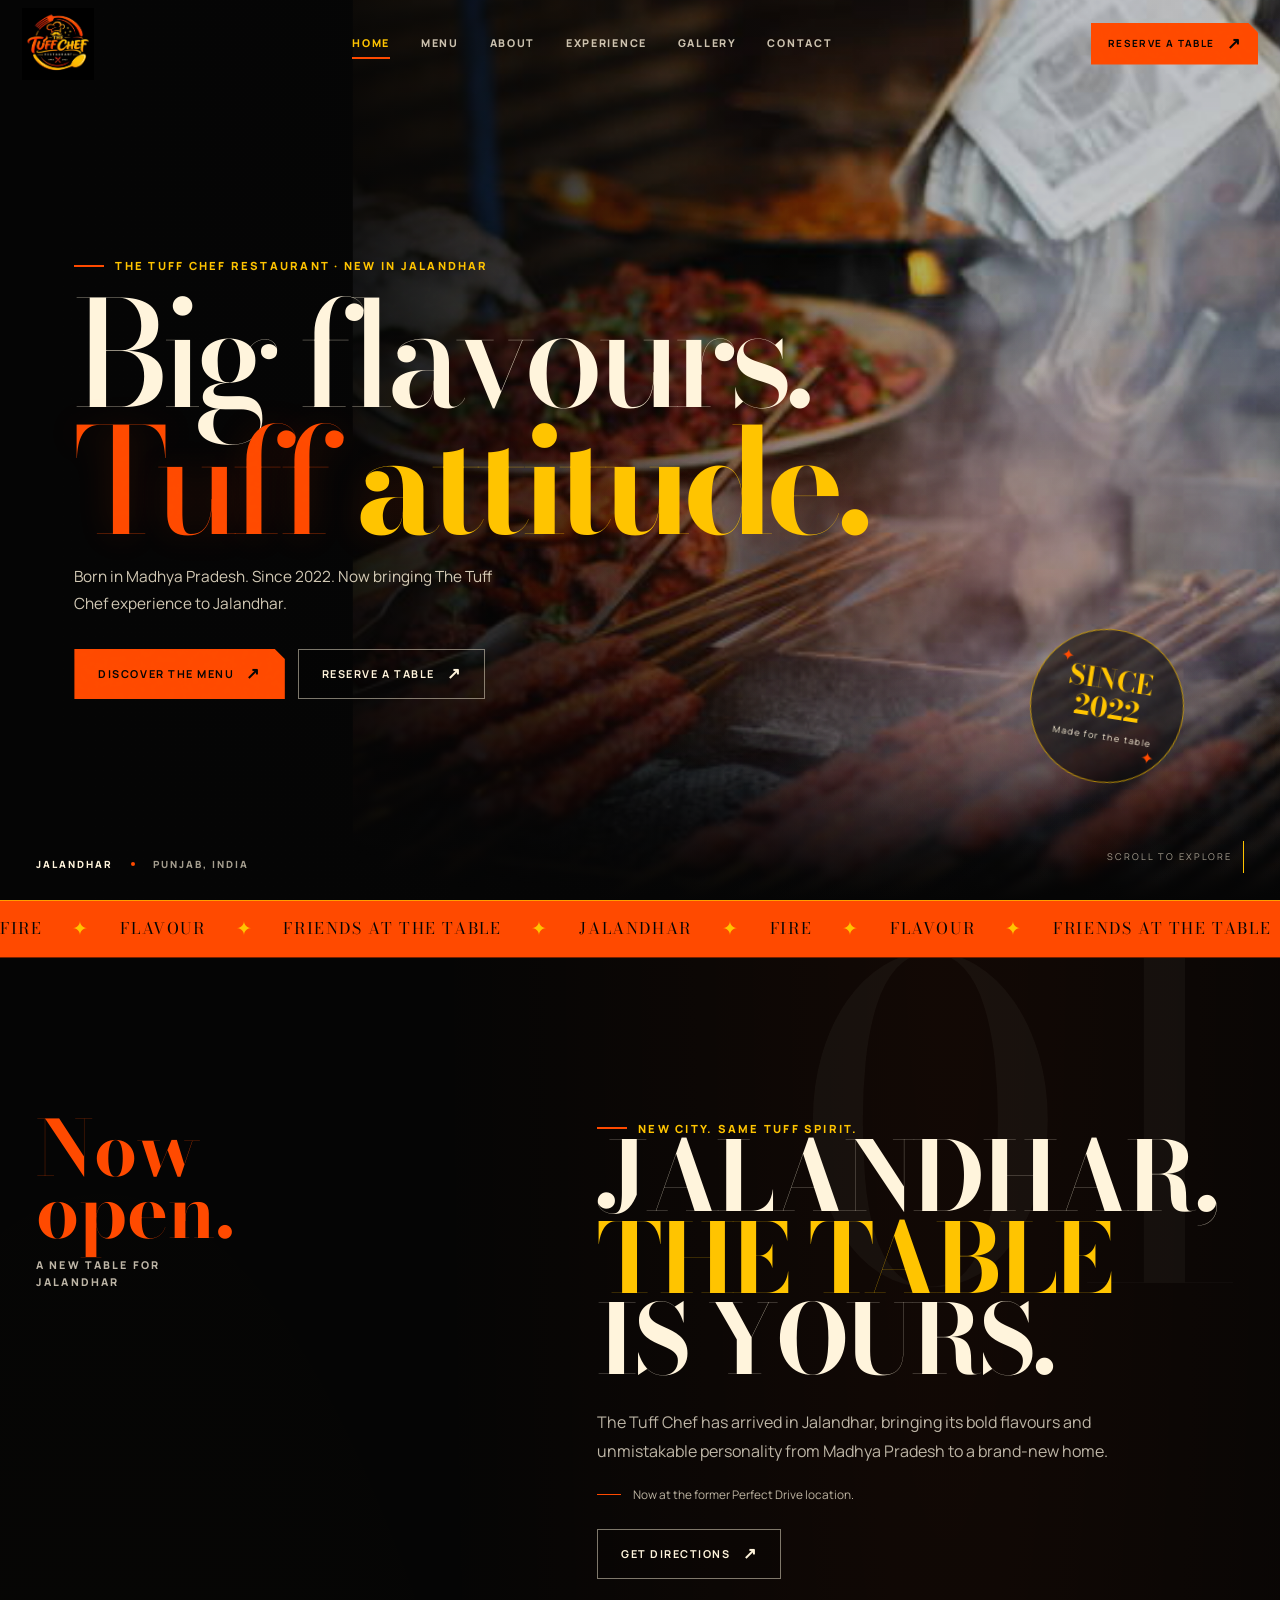
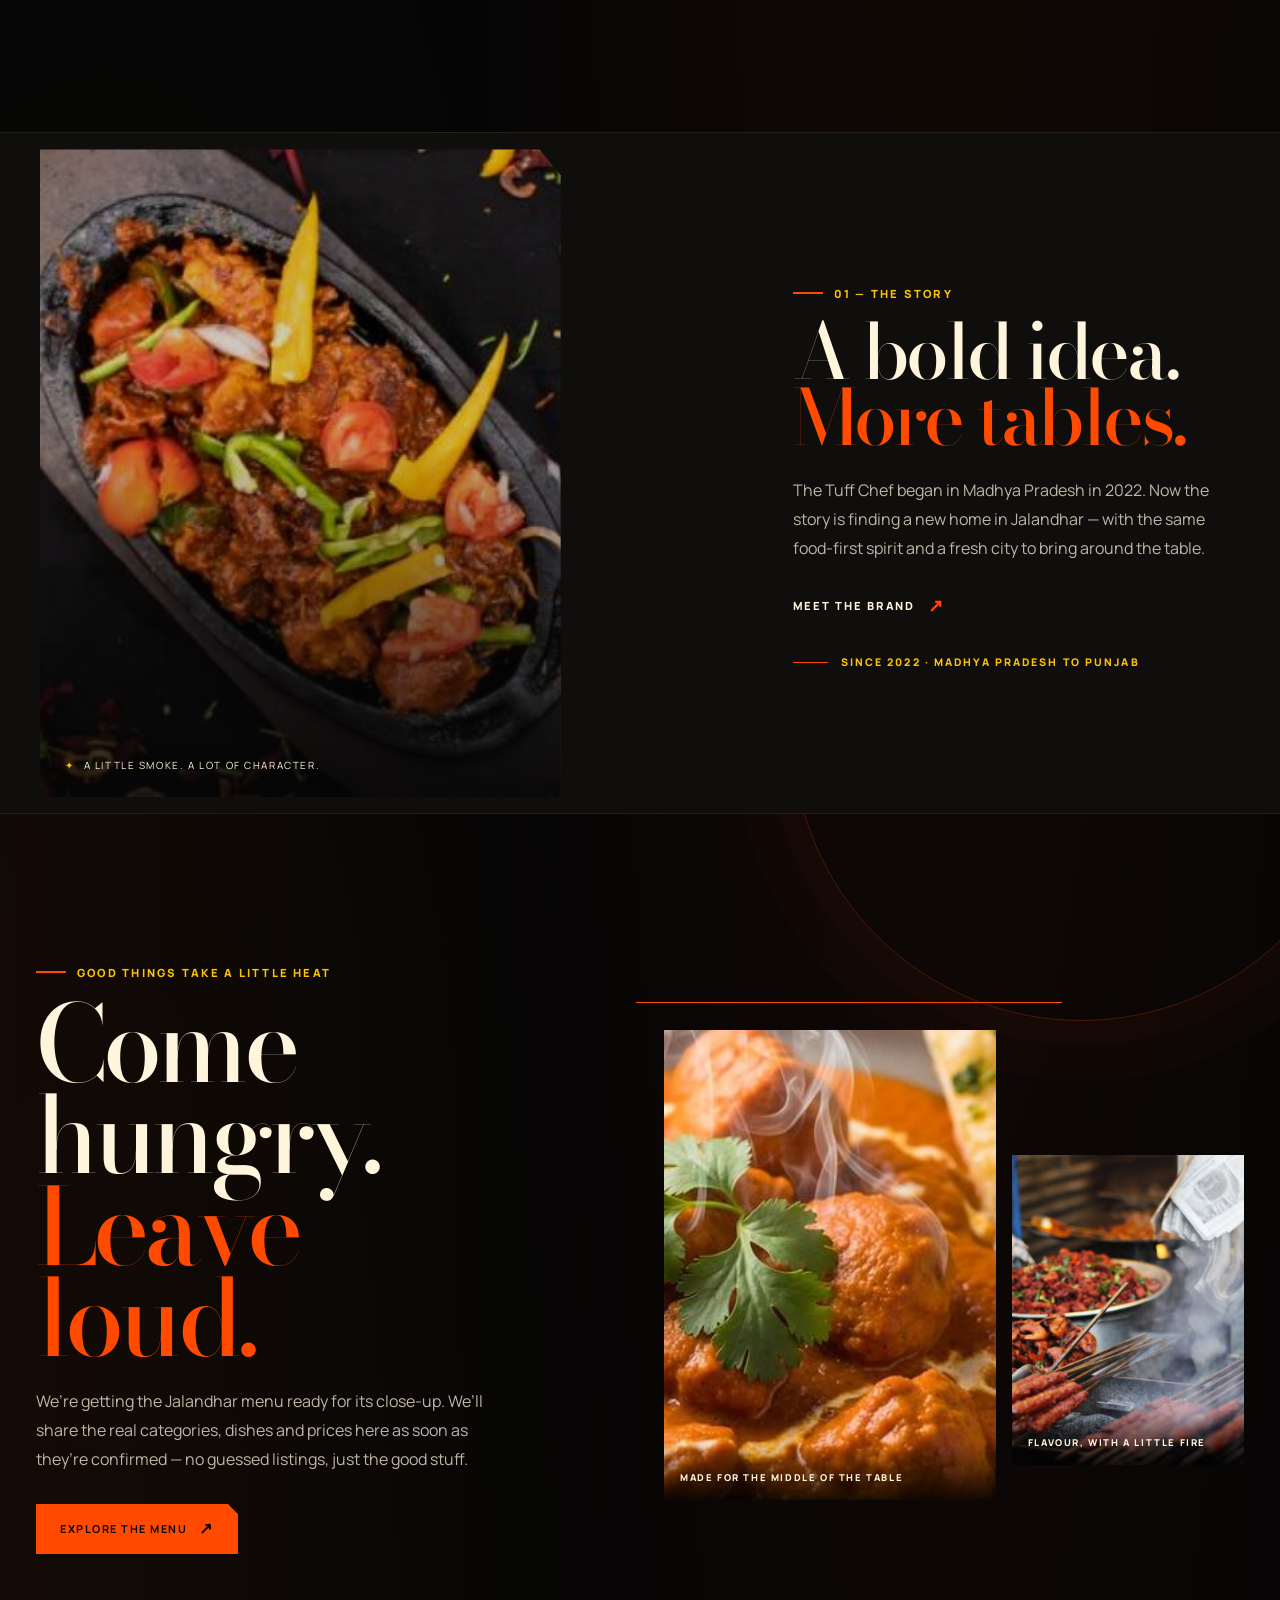
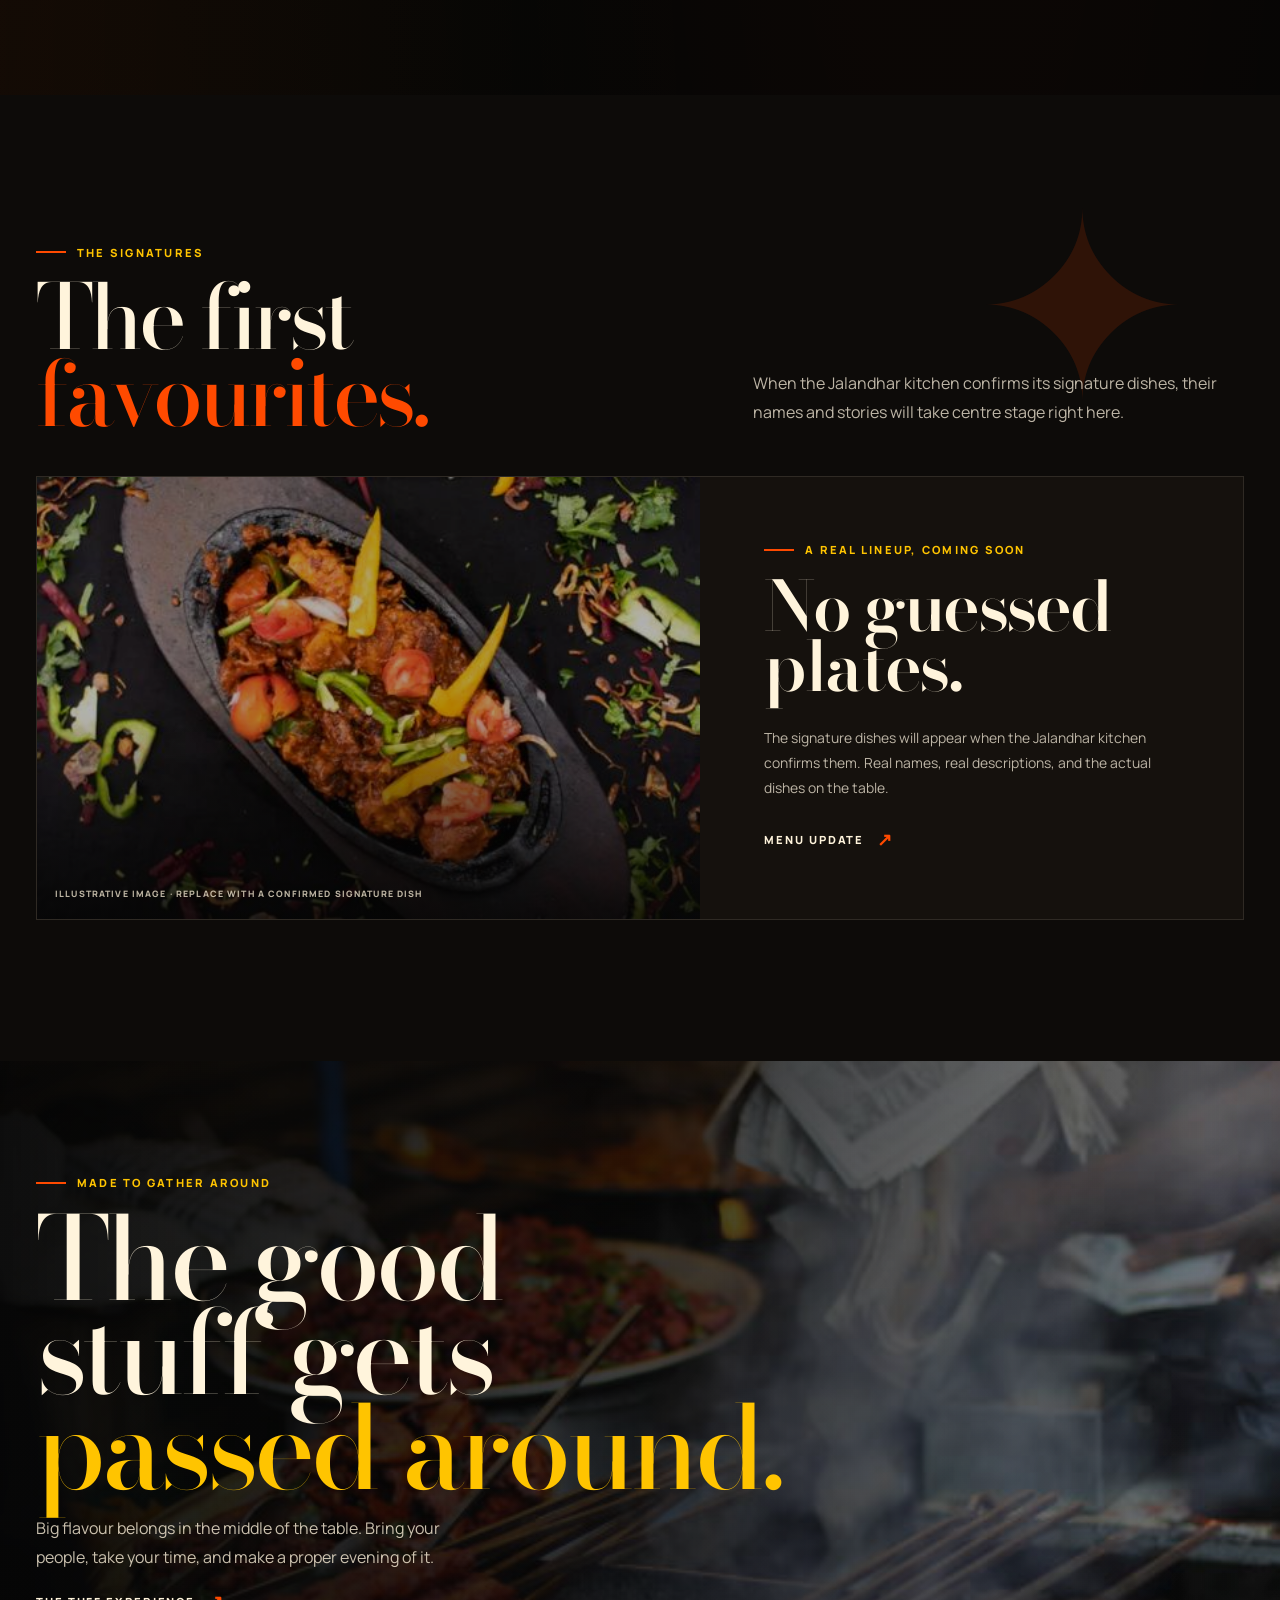
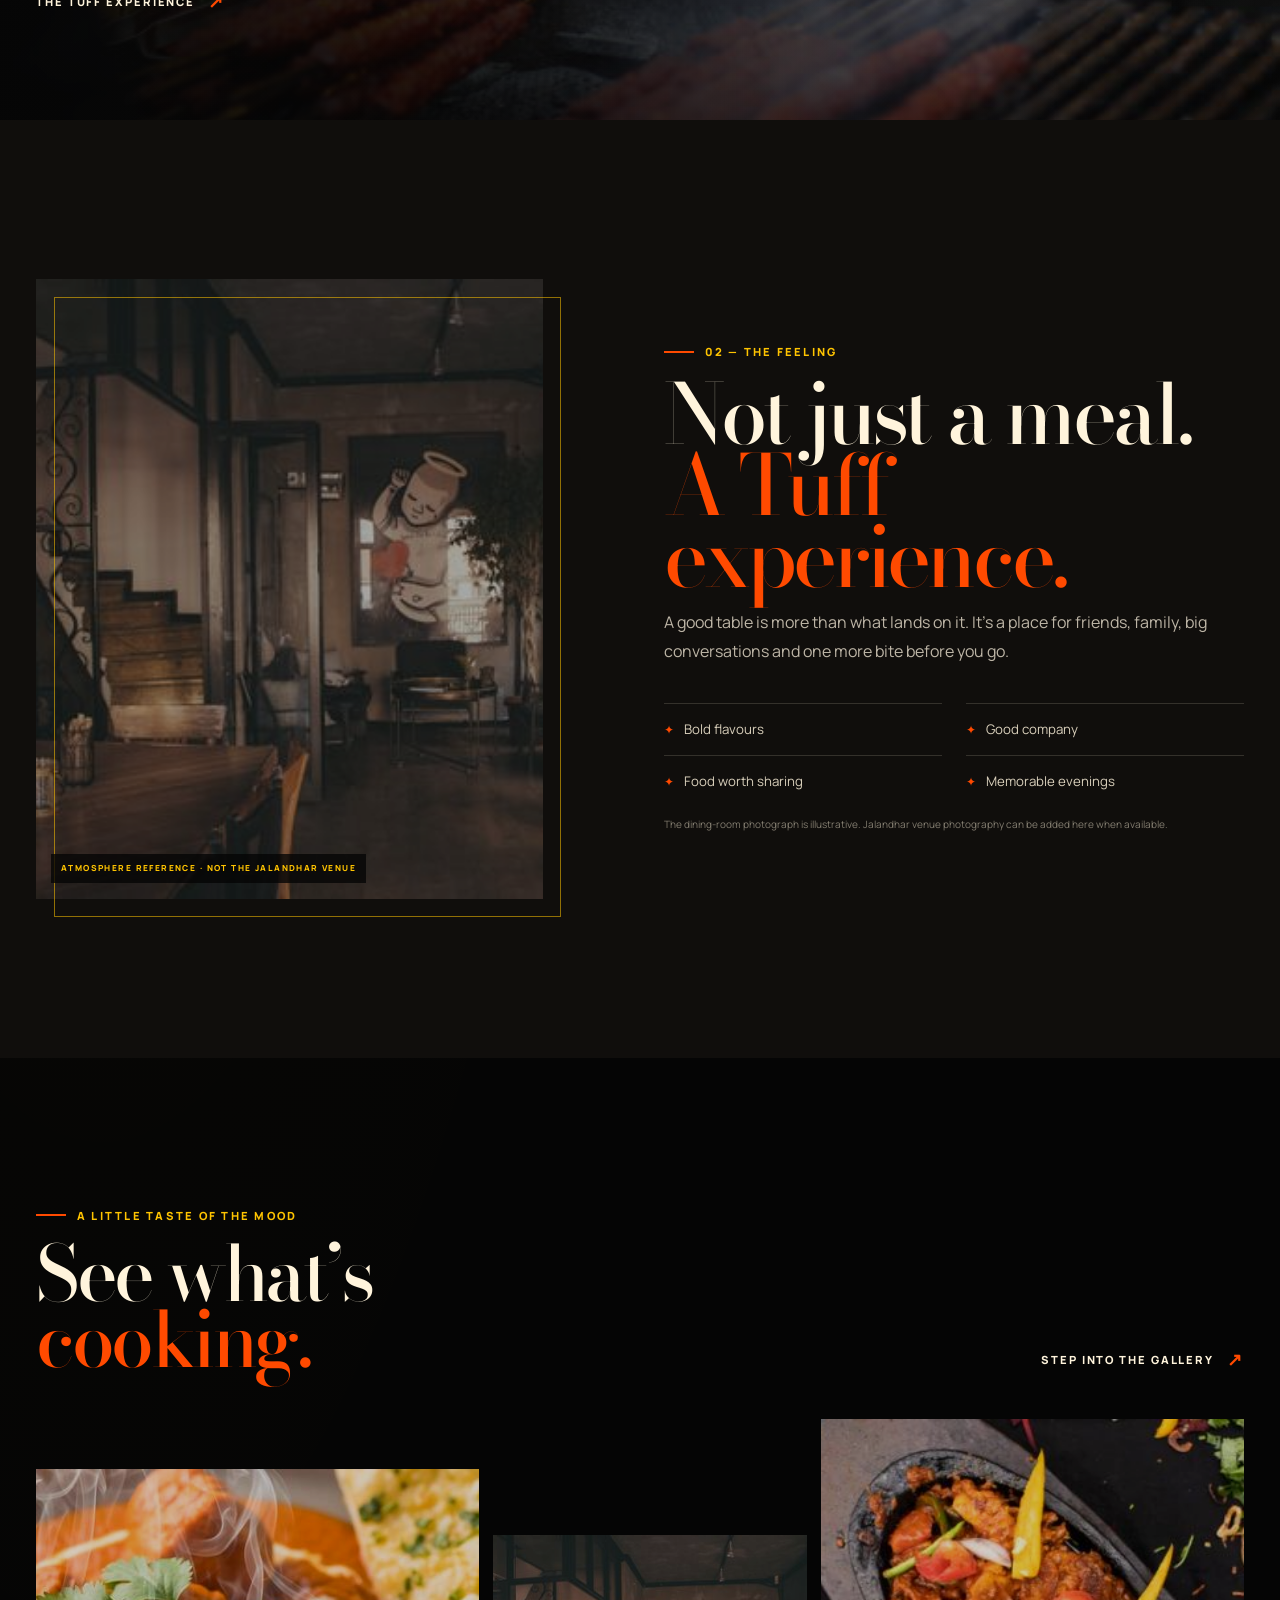
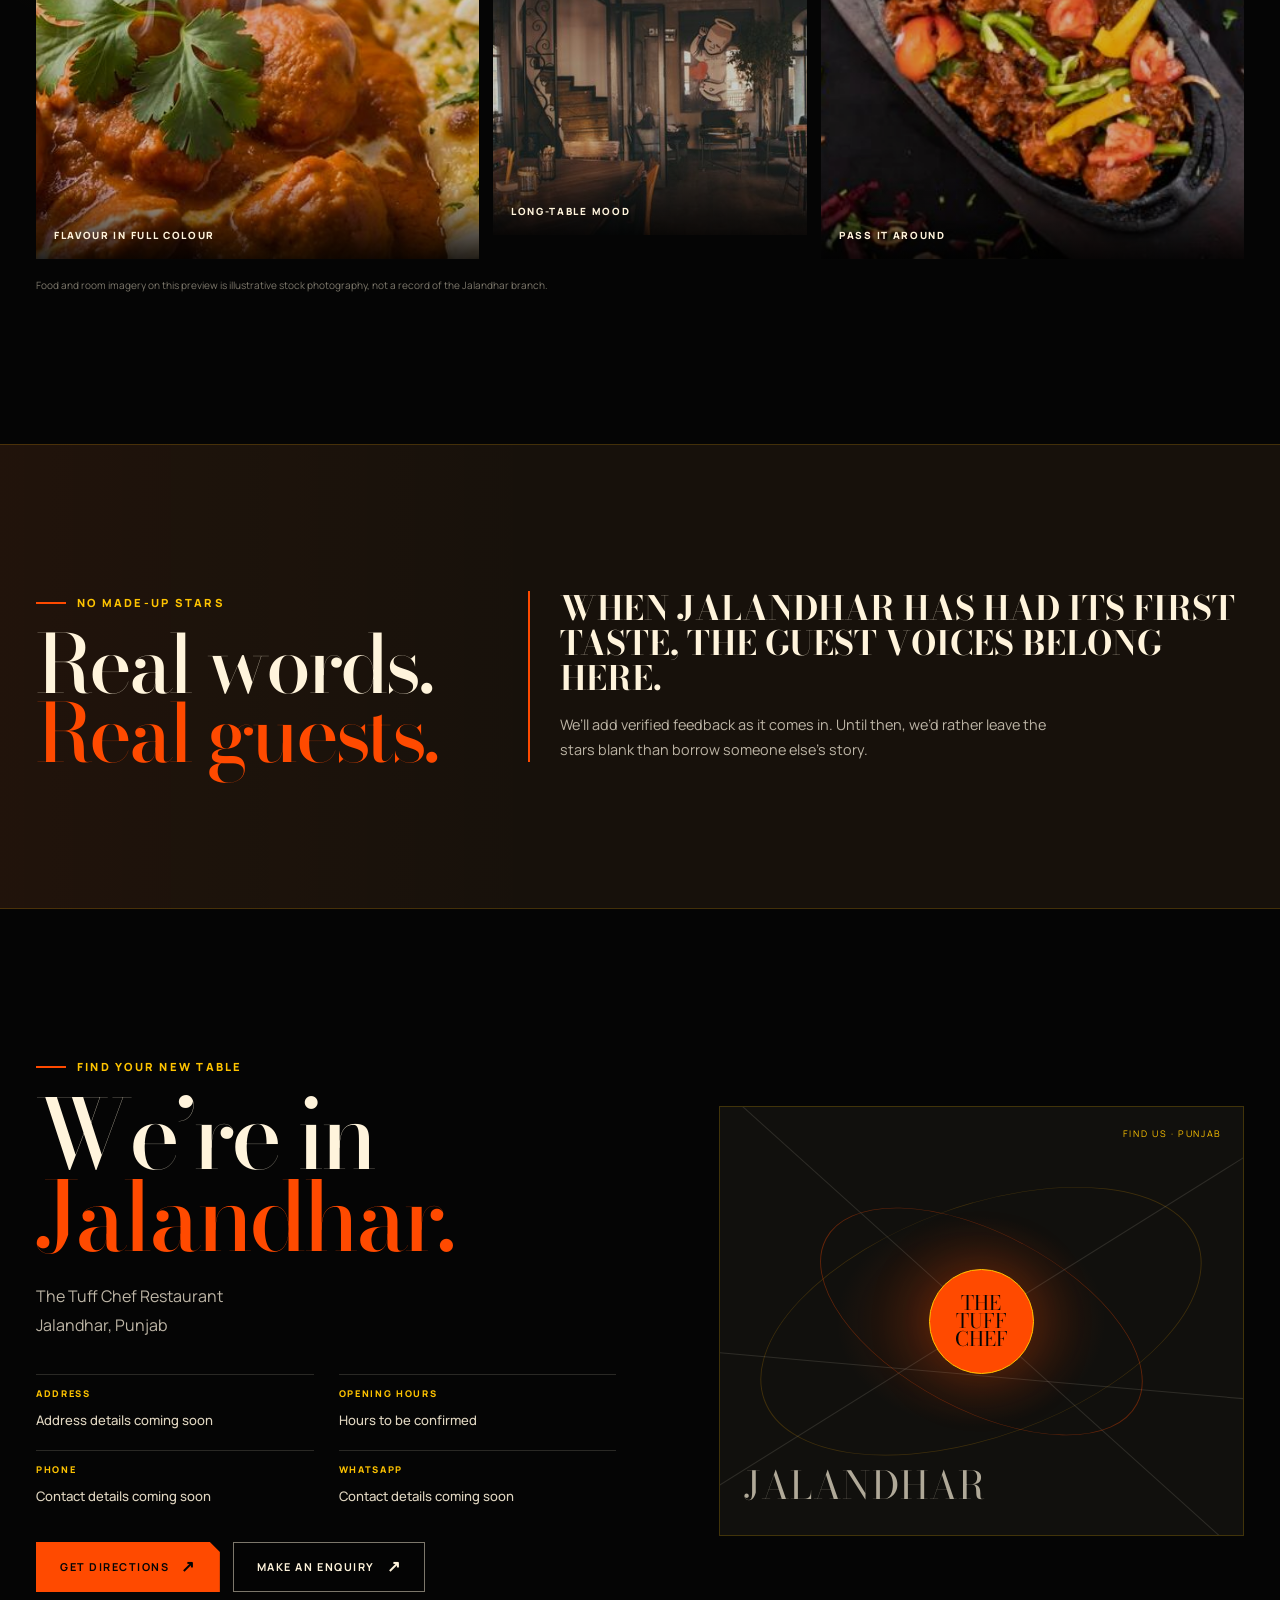
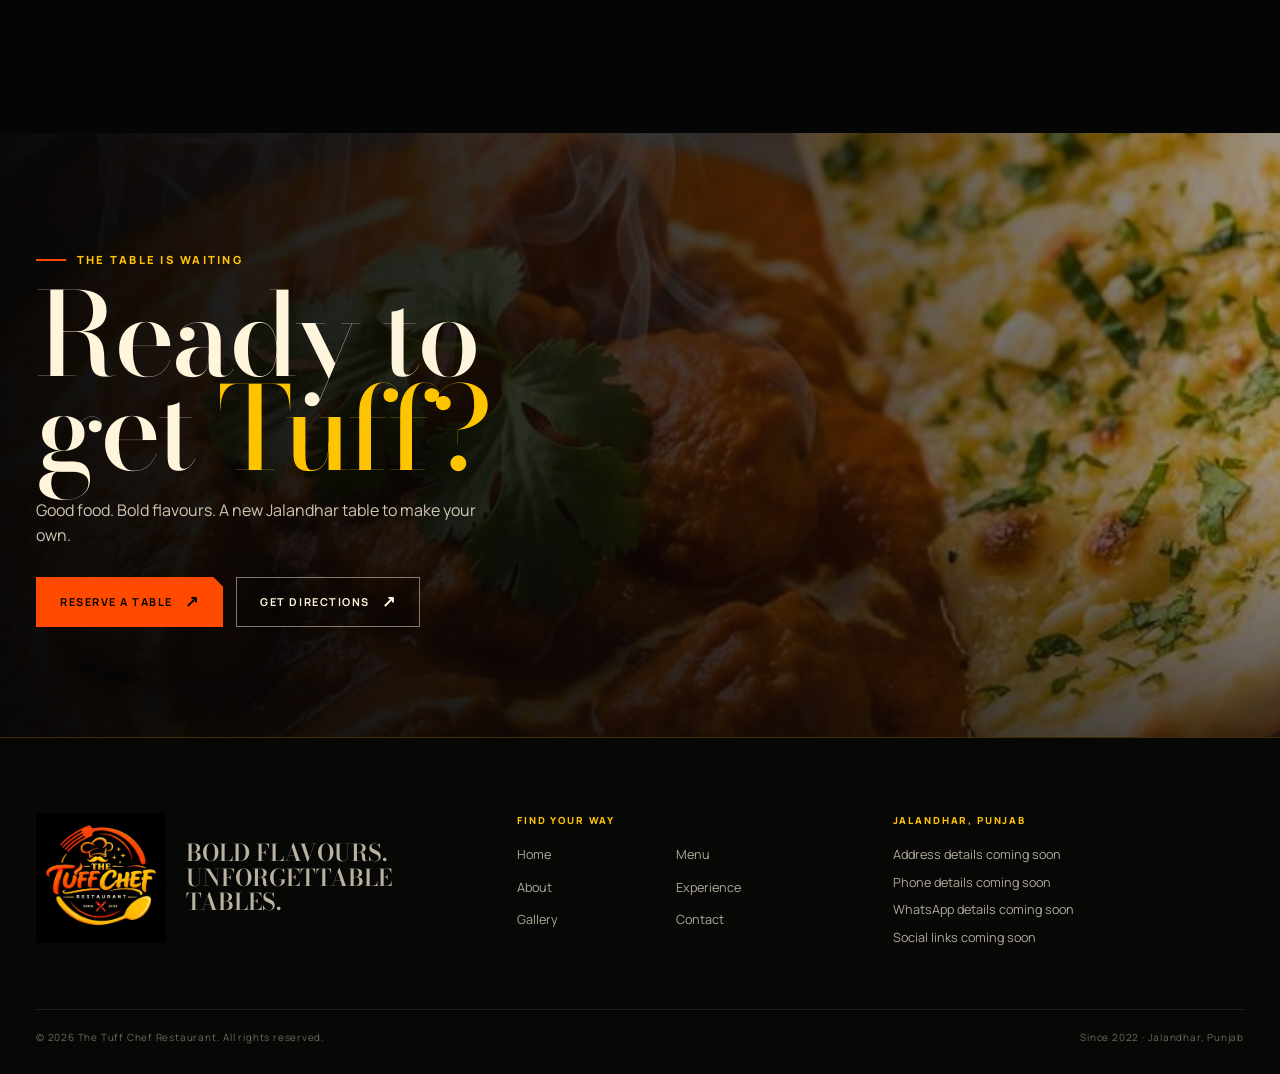
<file: index.html>
<!doctype html>
<html lang="en">
<head>
  <meta charset="utf-8">
  <meta name="viewport" content="width=device-width, initial-scale=1">
  <meta name="theme-color" content="#050505">
  <title>The Tuff Chef Restaurant | New in Jalandhar, Punjab</title>
  <meta name="description" content="The Tuff Chef Restaurant — born in Madhya Pradesh, since 2022, and now bringing its bold restaurant experience to Jalandhar, Punjab.">
  <meta property="og:title" content="The Tuff Chef Restaurant — Jalandhar">
  <meta property="og:description" content="Big flavours. Tuff attitude. A new restaurant destination in Jalandhar, Punjab.">
  <meta property="og:image" content="assets/images/tuff-chef-logo.jpg">
  <link rel="icon" href="assets/images/tuff-chef-logo.jpg" type="image/jpeg">
  <link rel="stylesheet" href="styles.css">
  <script src="site-data.js" defer></script>
  <script src="site.js" defer></script>
  <script type="application/ld+json">
    {"@context":"https://schema.org","@type":"Restaurant","name":"The Tuff Chef Restaurant","foundingDate":"2022","servesCuisine":"Indian cuisine","address":{"@type":"PostalAddress","addressLocality":"Jalandhar","addressRegion":"Punjab","addressCountry":"IN"}}
  </script>
</head>
<body data-page="home">
  <a class="skip-link" href="#main">Skip to content</a>
  <header class="site-header">
    <div class="header-inner">
      <a class="brand-link" href="index.html" aria-label="The Tuff Chef Restaurant home">
        <img class="brand-logo" src="assets/images/tuff-chef-logo.jpg" alt="The Tuff Chef Restaurant logo">
      </a>
      <nav class="main-nav" id="site-nav" aria-label="Primary navigation">
        <a data-nav="home" href="index.html">Home</a>
        <a data-nav="menu" href="menu.html">Menu</a>
        <a data-nav="about" href="about.html">About</a>
        <a data-nav="experience" href="experience.html">Experience</a>
        <a data-nav="gallery" href="gallery.html">Gallery</a>
        <a data-nav="contact" href="contact.html">Contact</a>
      </nav>
      <div class="header-actions">
        <a class="button button-primary button-small" href="contact.html#reserve">Reserve a table</a>
        <button class="menu-toggle" type="button" aria-controls="site-nav" aria-expanded="false" aria-label="Open navigation">
          <span></span><span></span>
        </button>
      </div>
    </div>
  </header>

  <main id="main">
    <section class="hero" aria-labelledby="hero-title">
      <img class="hero-image" src="assets/images/tandoori-grill.jpg" alt="Smoke curling above a live-fire grill loaded with skewers" fetchpriority="high">
      <div class="hero-content">
        <span class="kicker">The Tuff Chef Restaurant · New in Jalandhar</span>
        <h1 class="hero-title" id="hero-title">Big flavours.<span>Tuff <b class="gold-word">attitude.</b></span></h1>
        <p class="hero-subtitle">Born in Madhya Pradesh. Since 2022. Now bringing The Tuff Chef experience to Jalandhar.</p>
        <div class="hero-actions">
          <a class="button button-primary" href="menu.html">Discover the menu</a>
          <a class="button button-outline" href="contact.html#reserve">Reserve a table</a>
        </div>
      </div>
      <div class="hero-stamp" aria-label="The Tuff Chef, since 2022"><div><strong>Since<br>2022</strong><small>Made for the table</small></div></div>
      <div class="hero-meta"><strong>Jalandhar</strong><span class="meta-dot"></span><span>Punjab, India</span></div>
      <a class="scroll-cue" href="#arrival"><span>Scroll to explore</span><i aria-hidden="true"></i></a>
    </section>

    <div class="ticker" aria-label="Food, fire, flavour and good company">
      <div class="ticker-track" aria-hidden="true">
        <span>Fire</span><span class="spark">✦</span><span>Flavour</span><span class="spark">✦</span><span>Friends at the table</span><span class="spark">✦</span><span>Jalandhar</span><span class="spark">✦</span>
        <span>Fire</span><span class="spark">✦</span><span>Flavour</span><span class="spark">✦</span><span>Friends at the table</span><span class="spark">✦</span><span>Jalandhar</span><span class="spark">✦</span>
      </div>
    </div>

    <section class="arrival" id="arrival" aria-labelledby="arrival-title">
      <div class="page-width arrival-grid">
        <div class="arrival-label"><strong>Now<br>open.</strong><span>A new table for Jalandhar</span></div>
        <div class="arrival-main">
          <span class="kicker">New city. Same Tuff spirit.</span>
          <h2 id="arrival-title">Jalandhar,<br><em>the table</em><br>is yours.</h2>
          <p>The Tuff Chef has arrived in Jalandhar, bringing its bold flavours and unmistakable personality from Madhya Pradesh to a brand-new home.</p>
          <div class="arrival-note">Now at the former Perfect Drive location.</div>
          <a class="button button-outline" data-map-link href="https://www.google.com/maps/search/?api=1&amp;query=The+Tuff+Chef+Restaurant%2C+Jalandhar%2C+Punjab">Get directions</a>
        </div>
      </div>
    </section>

    <section class="story-block" aria-labelledby="story-title">
      <div class="story-grid">
        <figure class="story-image">
          <img src="assets/images/sizzler-platter.jpg" alt="A richly coloured Indian-style platter finished with fresh herbs" loading="lazy">
          <figcaption class="image-caption">A little smoke. A lot of character.</figcaption>
        </figure>
        <div class="story-copy">
          <span class="kicker">01 — The story</span>
          <h2 class="section-heading" id="story-title">A bold idea.<br><em>More tables.</em></h2>
          <p class="section-copy">The Tuff Chef began in Madhya Pradesh in 2022. Now the story is finding a new home in Jalandhar — with the same food-first spirit and a fresh city to bring around the table.</p>
          <a class="text-link" href="about.html">Meet the brand</a>
          <div class="since-mark">Since 2022 · Madhya Pradesh to Punjab</div>
        </div>
      </div>
    </section>

    <section class="menu-teaser section-pad" aria-labelledby="menu-title">
      <div class="page-width menu-grid">
        <div class="menu-copy">
          <span class="kicker">Good things take a little heat</span>
          <h2 class="section-heading" id="menu-title">Come<br>hungry.<br><em>Leave loud.</em></h2>
          <p>We’re getting the Jalandhar menu ready for its close-up. We’ll share the real categories, dishes and prices here as soon as they’re confirmed — no guessed listings, just the good stuff.</p>
          <a class="button button-primary" href="menu.html">Explore the menu</a>
        </div>
        <div class="menu-photo-stack" aria-label="Food photography">
          <figure><img src="assets/images/butter-chicken-naan.jpg" alt="Steaming curry and freshly baked naan with herbs" loading="lazy"><figcaption>Made for the middle of the table</figcaption></figure>
          <figure><img src="assets/images/tandoori-grill.jpg" alt="Skewers cooking over a smoky grill" loading="lazy"><figcaption>Flavour, with a little fire</figcaption></figure>
        </div>
      </div>
    </section>

    <section class="signature-preview section-pad" aria-labelledby="signature-title">
      <div class="page-width">
        <div class="signature-head">
          <div><span class="kicker">The signatures</span><h2 class="section-heading" id="signature-title">The first<br><em>favourites.</em></h2></div>
          <p class="section-copy">When the Jalandhar kitchen confirms its signature dishes, their names and stories will take centre stage right here.</p>
        </div>
        <div data-signatures aria-live="polite"></div>
      </div>
    </section>

    <section class="fire-feature" aria-labelledby="fire-title">
      <img src="assets/images/tandoori-grill.jpg" alt="Skewers over a smoky live-fire grill" loading="lazy">
      <div class="fire-copy">
        <span class="kicker">Made to gather around</span>
        <h2 class="display" id="fire-title">The good<br>stuff gets<br><em>passed around.</em></h2>
        <p>Big flavour belongs in the middle of the table. Bring your people, take your time, and make a proper evening of it.</p>
        <a class="text-link" href="experience.html">The Tuff experience</a>
      </div>
    </section>

    <section class="experience-block section-pad" aria-labelledby="experience-title">
      <div class="page-width experience-grid">
        <div class="experience-photo">
          <img src="assets/images/restaurant-interior.jpg" alt="Warm, low-lit restaurant dining room with wooden tables" loading="lazy">
          <span class="photo-tag">Atmosphere reference · not the Jalandhar venue</span>
        </div>
        <div class="experience-copy">
          <span class="kicker">02 — The feeling</span>
          <h2 class="section-heading" id="experience-title">Not just a meal.<br><em>A Tuff experience.</em></h2>
          <p class="section-copy">A good table is more than what lands on it. It’s a place for friends, family, big conversations and one more bite before you go.</p>
          <ul class="experience-list">
            <li>Bold flavours</li><li>Good company</li><li>Food worth sharing</li><li>Memorable evenings</li>
          </ul>
          <p class="asset-note">The dining-room photograph is illustrative. Jalandhar venue photography can be added here when available.</p>
        </div>
      </div>
    </section>

    <section class="gallery-teaser section-pad" aria-labelledby="gallery-title">
      <div class="page-width">
        <div class="gallery-teaser-head">
          <div><span class="kicker">A little taste of the mood</span><h2 class="section-heading" id="gallery-title">See what’s<br><em>cooking.</em></h2></div>
          <a class="text-link" href="gallery.html">Step into the gallery</a>
        </div>
        <div class="gallery-strip">
          <figure><img src="assets/images/butter-chicken-naan.jpg" alt="Curry with fresh coriander and naan" loading="lazy"><figcaption>Flavour in full colour</figcaption></figure>
          <figure><img src="assets/images/restaurant-interior.jpg" alt="Warm restaurant interior mood image" loading="lazy"><figcaption>Long-table mood</figcaption></figure>
          <figure><img src="assets/images/sizzler-platter.jpg" alt="Colourful sizzling platter with herbs" loading="lazy"><figcaption>Pass it around</figcaption></figure>
        </div>
        <p class="asset-note" style="margin-top:18px">Food and room imagery on this preview is illustrative stock photography, not a record of the Jalandhar branch.</p>
      </div>
    </section>

    <section class="review-band section-pad" aria-labelledby="reviews-title">
      <div class="page-width review-grid">
        <div><span class="kicker">No made-up stars</span><h2 class="section-heading" id="reviews-title">Real words.<br><em>Real guests.</em></h2></div>
        <div class="review-note">
          <strong>When Jalandhar has had its first taste, the guest voices belong here.</strong>
          <p>We’ll add verified feedback as it comes in. Until then, we’d rather leave the stars blank than borrow someone else’s story.</p>
        </div>
      </div>
    </section>

    <section class="location-section section-pad" id="location" aria-labelledby="location-title">
      <div class="page-width location-grid">
        <div class="location-copy">
          <span class="kicker">Find your new table</span>
          <h2 class="section-heading" id="location-title">We’re in<br><em>Jalandhar.</em></h2>
          <p class="section-copy">The Tuff Chef Restaurant<br><span data-site-value="city" data-fallback="Jalandhar">Jalandhar</span>, <span data-site-value="state" data-fallback="Punjab">Punjab</span></p>
          <div class="location-detail-grid">
            <div class="detail-item"><span>Address</span><strong data-site-value="address" data-fallback="Address details coming soon">Address details coming soon</strong></div>
            <div class="detail-item"><span>Opening hours</span><strong data-site-value="hours" data-fallback="Hours to be confirmed">Hours to be confirmed</strong></div>
            <div class="detail-item"><span>Phone</span><strong data-site-value="phone" data-fallback="Contact details coming soon">Contact details coming soon</strong></div>
            <div class="detail-item"><span>WhatsApp</span><strong data-site-value="whatsapp" data-fallback="Contact details coming soon">Contact details coming soon</strong></div>
          </div>
          <div class="hero-actions">
            <a class="button button-primary" data-map-link href="https://www.google.com/maps/search/?api=1&amp;query=The+Tuff+Chef+Restaurant%2C+Jalandhar%2C+Punjab">Get directions</a>
            <a class="button button-outline" href="contact.html#reserve">Make an enquiry</a>
          </div>
        </div>
        <a class="map-art" data-map-link href="https://www.google.com/maps/search/?api=1&amp;query=The+Tuff+Chef+Restaurant%2C+Jalandhar%2C+Punjab" aria-label="Open Google Maps search for The Tuff Chef Restaurant in Jalandhar">
          <span class="map-road" aria-hidden="true"></span><span class="map-road" aria-hidden="true"></span><span class="map-road" aria-hidden="true"></span>
          <span class="map-pin"><span>The<br>Tuff<br>Chef</span></span>
          <span class="map-legend">Find us · Punjab</span><span class="map-name">Jalandhar</span>
        </a>
      </div>
    </section>

    <section class="final-cta" aria-labelledby="final-title">
      <img src="assets/images/butter-chicken-naan.jpg" alt="A steaming curry and naan ready to share" loading="lazy">
      <div class="final-cta-inner">
        <span class="kicker">The table is waiting</span>
        <h2 class="display" id="final-title">Ready to<br>get <em>Tuff?</em></h2>
        <p>Good food. Bold flavours. A new Jalandhar table to make your own.</p>
        <div class="hero-actions">
          <a class="button button-primary" href="contact.html#reserve">Reserve a table</a>
          <a class="button button-outline" data-map-link href="https://www.google.com/maps/search/?api=1&amp;query=The+Tuff+Chef+Restaurant%2C+Jalandhar%2C+Punjab">Get directions</a>
        </div>
      </div>
    </section>
  </main>

  <footer class="site-footer">
    <div class="page-width">
      <div class="footer-main">
        <div class="footer-brand">
          <img class="footer-logo" src="assets/images/tuff-chef-logo.jpg" alt="The Tuff Chef Restaurant logo" loading="lazy">
          <p>Bold flavours.<br>Unforgettable tables.</p>
        </div>
        <div>
          <span class="footer-label">Find your way</span>
          <nav class="footer-links" aria-label="Footer navigation">
            <a href="index.html">Home</a><a href="menu.html">Menu</a><a href="about.html">About</a><a href="experience.html">Experience</a><a href="gallery.html">Gallery</a><a href="contact.html">Contact</a>
          </nav>
        </div>
        <div class="footer-contact">
          <span class="footer-label">Jalandhar, Punjab</span>
          <p data-site-value="address" data-fallback="Address details coming soon">Address details coming soon</p>
          <p><span data-site-value="phone" data-fallback="Phone details coming soon">Phone details coming soon</span></p>
          <p><span data-site-value="whatsapp" data-fallback="WhatsApp details coming soon">WhatsApp details coming soon</span></p>
          <p><a data-social="instagram" href="#" data-show-handle="true">Instagram</a><a data-social="facebook" href="#">Facebook</a><span data-social-empty>Social links coming soon</span></p>
        </div>
      </div>
      <div class="footer-bottom"><span>© <span data-current-year>2026</span> The Tuff Chef Restaurant. All rights reserved.</span><span>Since 2022 · Jalandhar, Punjab</span></div>
    </div>
  </footer>
</body>
</html>
</file>
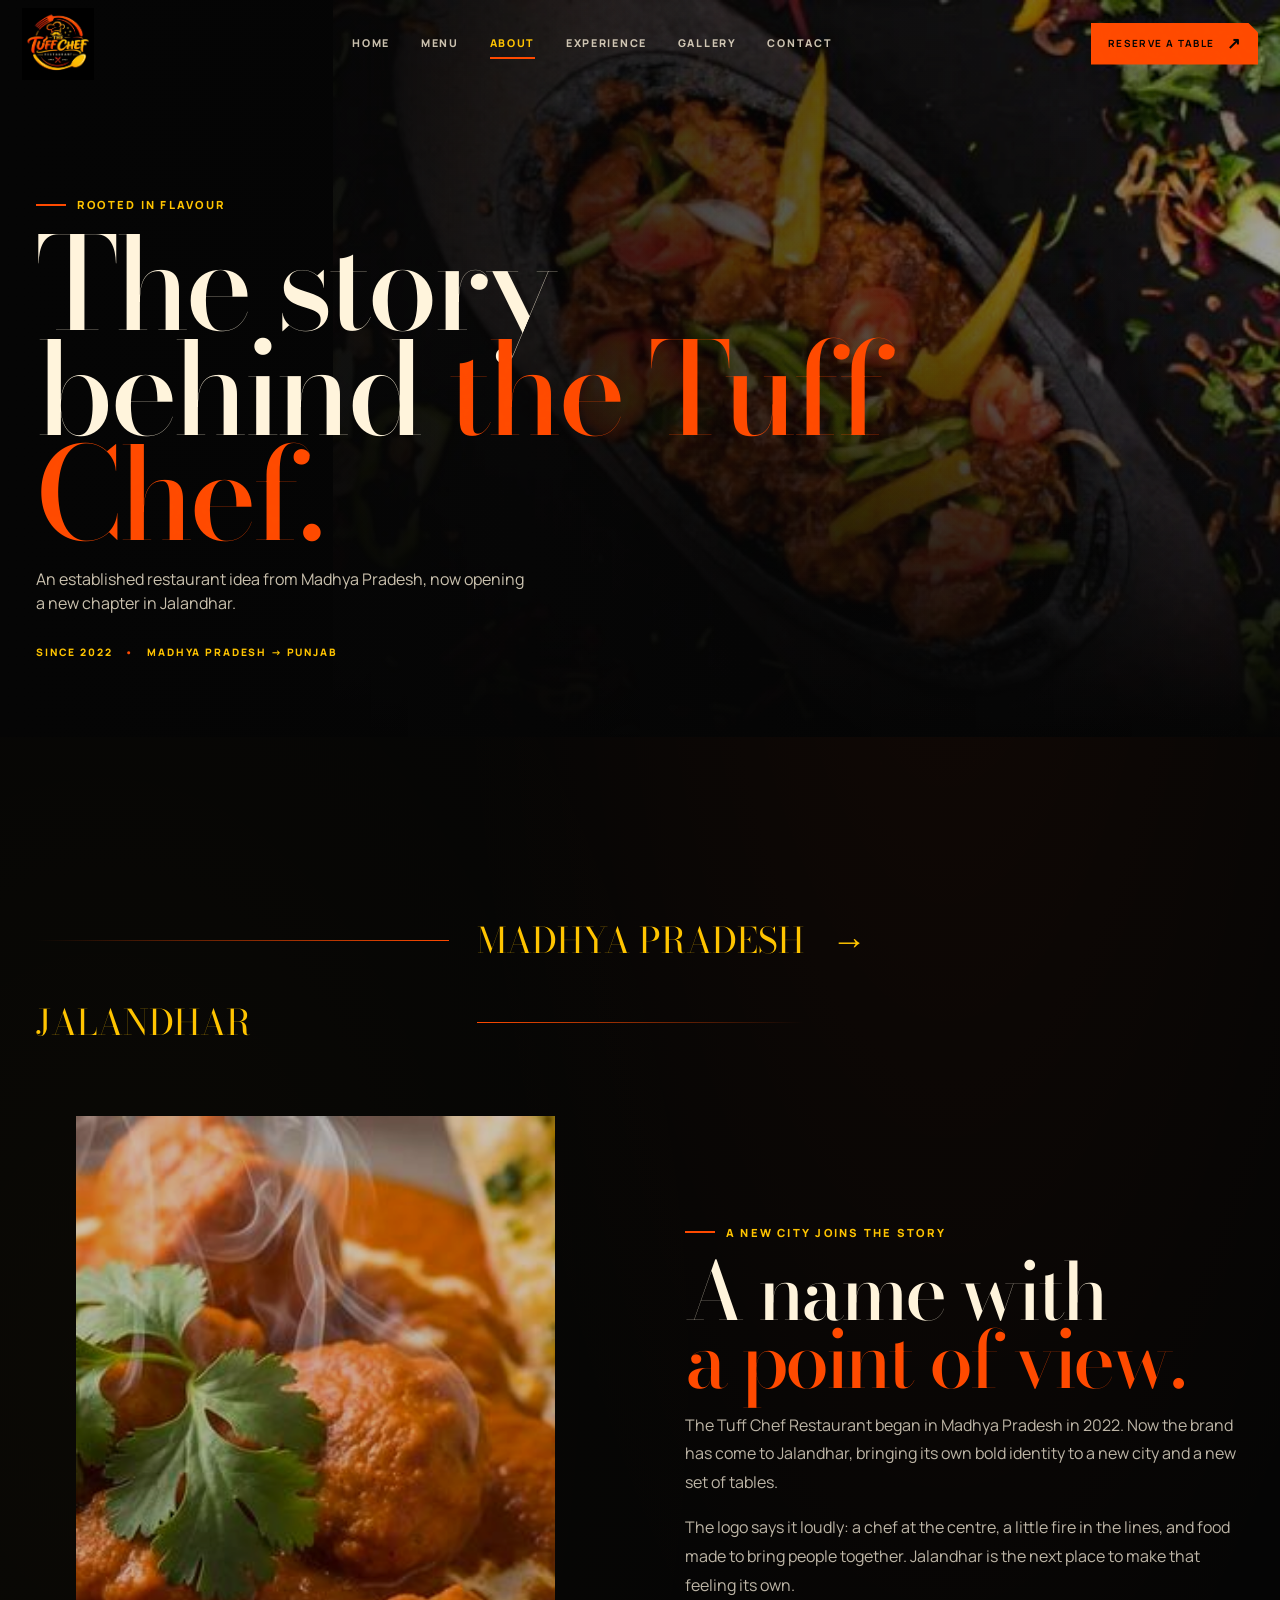
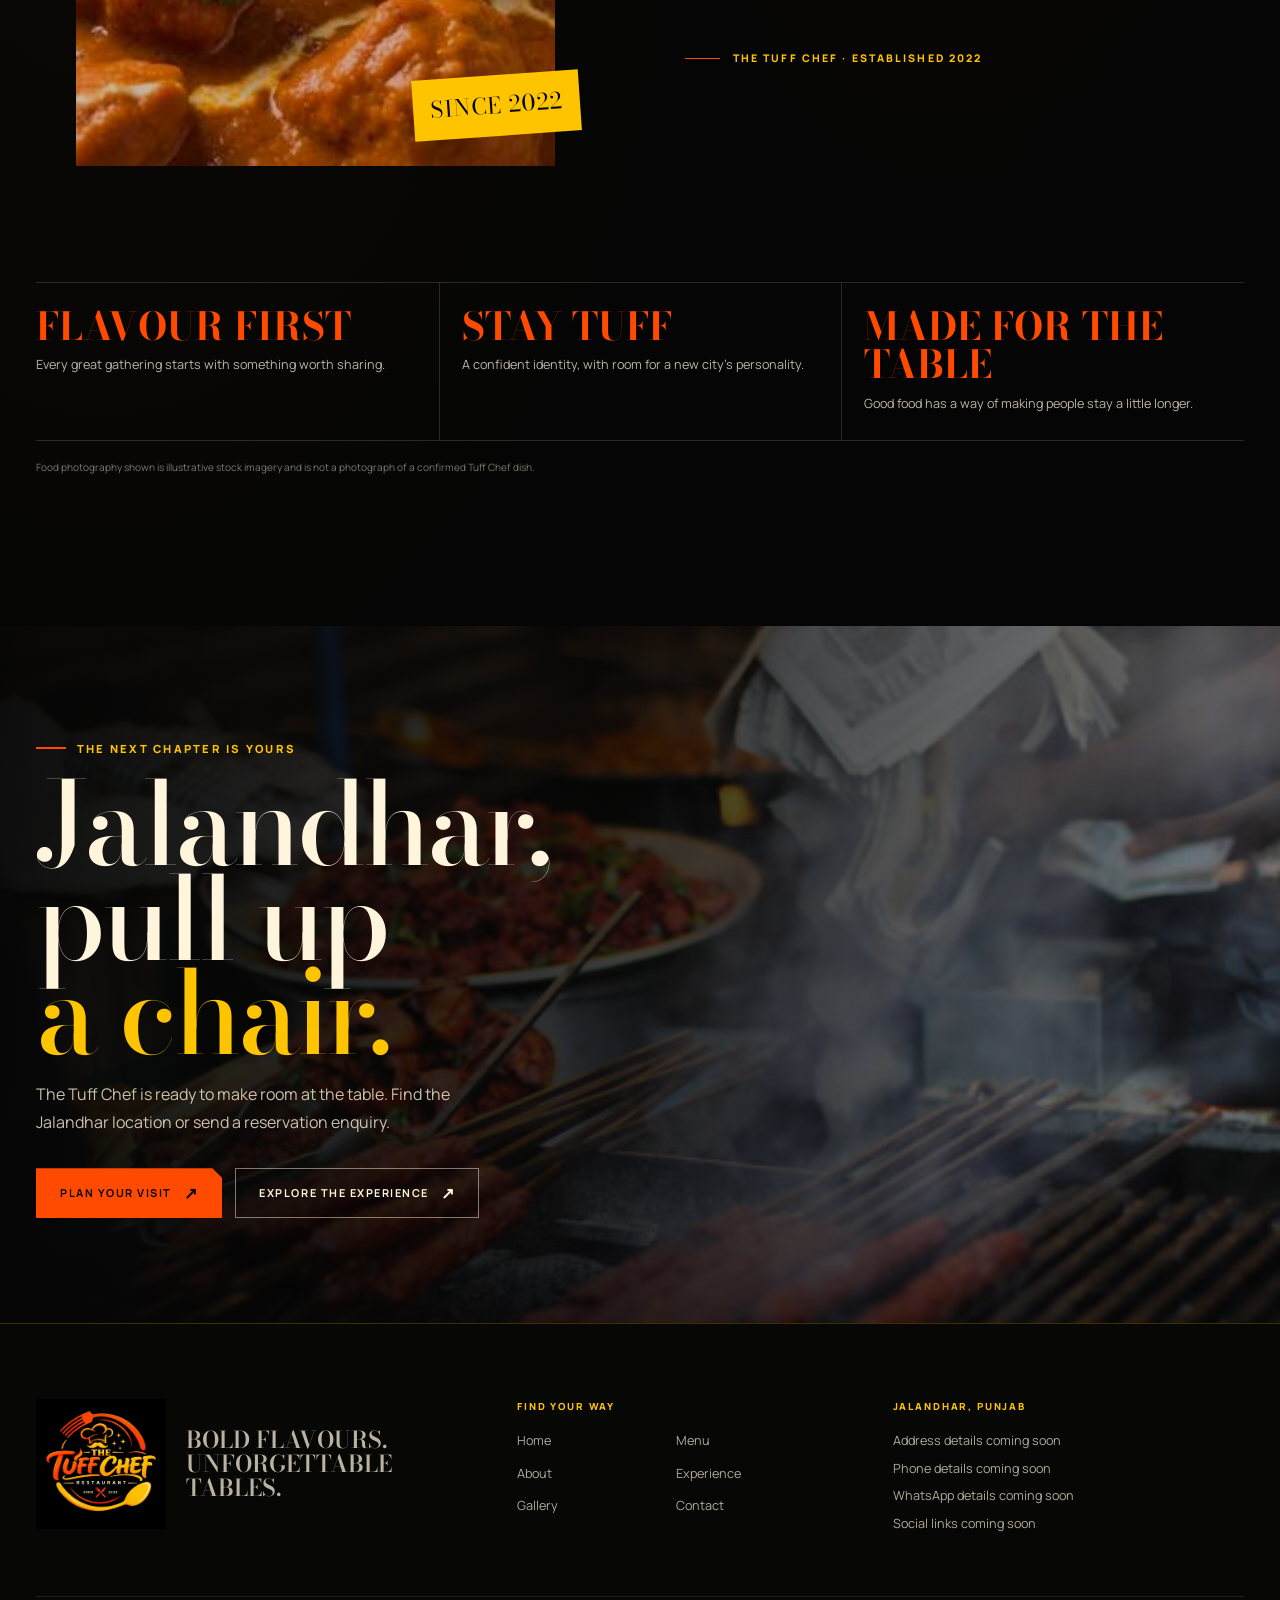
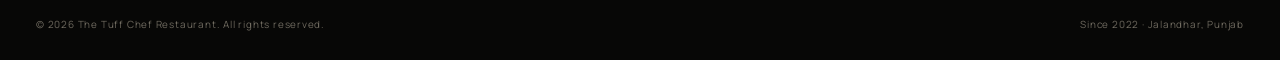
<file: about.html>
<!doctype html>
<html lang="en">
<head>
  <meta charset="utf-8">
  <meta name="viewport" content="width=device-width, initial-scale=1">
  <meta name="theme-color" content="#050505">
  <title>Our Story | The Tuff Chef Restaurant</title>
  <meta name="description" content="The Tuff Chef began in Madhya Pradesh in 2022 and has now brought its restaurant experience to Jalandhar, Punjab.">
  <meta property="og:title" content="The Story — The Tuff Chef">
  <meta property="og:description" content="From Madhya Pradesh to Jalandhar. Since 2022, still made for the table.">
  <meta property="og:image" content="assets/images/sizzler-platter.jpg">
  <link rel="icon" href="assets/images/tuff-chef-logo.jpg" type="image/jpeg">
  <link rel="stylesheet" href="styles.css">
  <script src="site-data.js" defer></script>
  <script src="site.js" defer></script>
</head>
<body data-page="about">
  <a class="skip-link" href="#main">Skip to content</a>
  <header class="site-header">
    <div class="header-inner">
      <a class="brand-link" href="index.html" aria-label="The Tuff Chef Restaurant home"><img class="brand-logo" src="assets/images/tuff-chef-logo.jpg" alt="The Tuff Chef Restaurant logo"></a>
      <nav class="main-nav" id="site-nav" aria-label="Primary navigation">
        <a data-nav="home" href="index.html">Home</a><a data-nav="menu" href="menu.html">Menu</a><a data-nav="about" href="about.html">About</a><a data-nav="experience" href="experience.html">Experience</a><a data-nav="gallery" href="gallery.html">Gallery</a><a data-nav="contact" href="contact.html">Contact</a>
      </nav>
      <div class="header-actions"><a class="button button-primary button-small" href="contact.html#reserve">Reserve a table</a><button class="menu-toggle" type="button" aria-controls="site-nav" aria-expanded="false" aria-label="Open navigation"><span></span><span></span></button></div>
    </div>
  </header>
  <main id="main">
    <section class="page-hero" aria-labelledby="page-title">
      <img src="assets/images/sizzler-platter.jpg" alt="A colourful Indian-style platter, photographed on a dark background" fetchpriority="high">
      <div class="page-hero-content">
        <span class="kicker">Rooted in flavour</span>
        <h1 class="display" id="page-title">The story<br>behind <em>the Tuff Chef.</em></h1>
        <p>An established restaurant idea from Madhya Pradesh, now opening a new chapter in Jalandhar.</p>
        <div class="page-hero-meta"><span>Since 2022</span><span>Madhya Pradesh → Punjab</span></div>
      </div>
    </section>

    <section class="section-pad" aria-labelledby="story-page-title">
      <div class="page-width">
        <div class="origin-line" aria-label="From Madhya Pradesh to Jalandhar"><span>Madhya Pradesh</span><span>→</span><span>Jalandhar</span></div>
        <div class="story-page-grid">
          <figure class="story-page-image"><img src="assets/images/butter-chicken-naan.jpg" alt="A warm, freshly prepared curry served with naan" loading="lazy"></figure>
          <div class="story-page-copy">
            <span class="kicker">A new city joins the story</span>
            <h2 class="section-heading" id="story-page-title">A name with<br><em>a point of view.</em></h2>
            <p class="section-copy">The Tuff Chef Restaurant began in Madhya Pradesh in 2022. Now the brand has come to Jalandhar, bringing its own bold identity to a new city and a new set of tables.</p>
            <p class="section-copy">The logo says it loudly: a chef at the centre, a little fire in the lines, and food made to bring people together. Jalandhar is the next place to make that feeling its own.</p>
            <div class="since-mark">The Tuff Chef · Established 2022</div>
          </div>
        </div>
        <div class="story-values" aria-label="Brand principles">
          <div class="story-value"><b>Flavour first</b><p>Every great gathering starts with something worth sharing.</p></div>
          <div class="story-value"><b>Stay Tuff</b><p>A confident identity, with room for a new city's personality.</p></div>
          <div class="story-value"><b>Made for the table</b><p>Good food has a way of making people stay a little longer.</p></div>
        </div>
        <p class="asset-note" style="margin-top:18px">Food photography shown is illustrative stock imagery and is not a photograph of a confirmed Tuff Chef dish.</p>
      </div>
    </section>

    <section class="fire-feature" aria-labelledby="about-cta-title">
      <img src="assets/images/tandoori-grill.jpg" alt="A smoky grill with food cooking over open heat" loading="lazy">
      <div class="fire-copy">
        <span class="kicker">The next chapter is yours</span>
        <h2 class="display" id="about-cta-title">Jalandhar,<br>pull up<br><em>a chair.</em></h2>
        <p>The Tuff Chef is ready to make room at the table. Find the Jalandhar location or send a reservation enquiry.</p>
        <div class="hero-actions"><a class="button button-primary" href="contact.html#reserve">Plan your visit</a><a class="button button-outline" href="experience.html">Explore the experience</a></div>
      </div>
    </section>
  </main>
  <footer class="site-footer">
    <div class="page-width">
      <div class="footer-main">
        <div class="footer-brand"><img class="footer-logo" src="assets/images/tuff-chef-logo.jpg" alt="The Tuff Chef Restaurant logo" loading="lazy"><p>Bold flavours.<br>Unforgettable tables.</p></div>
        <div><span class="footer-label">Find your way</span><nav class="footer-links" aria-label="Footer navigation"><a href="index.html">Home</a><a href="menu.html">Menu</a><a href="about.html">About</a><a href="experience.html">Experience</a><a href="gallery.html">Gallery</a><a href="contact.html">Contact</a></nav></div>
        <div class="footer-contact"><span class="footer-label">Jalandhar, Punjab</span><p data-site-value="address" data-fallback="Address details coming soon">Address details coming soon</p><p><span data-site-value="phone" data-fallback="Phone details coming soon">Phone details coming soon</span></p><p><span data-site-value="whatsapp" data-fallback="WhatsApp details coming soon">WhatsApp details coming soon</span></p><p><a data-social="instagram" href="#" data-show-handle="true">Instagram</a><a data-social="facebook" href="#">Facebook</a><span data-social-empty>Social links coming soon</span></p></div>
      </div>
      <div class="footer-bottom"><span>© <span data-current-year>2026</span> The Tuff Chef Restaurant. All rights reserved.</span><span>Since 2022 · Jalandhar, Punjab</span></div>
    </div>
  </footer>
</body>
</html>
</file>
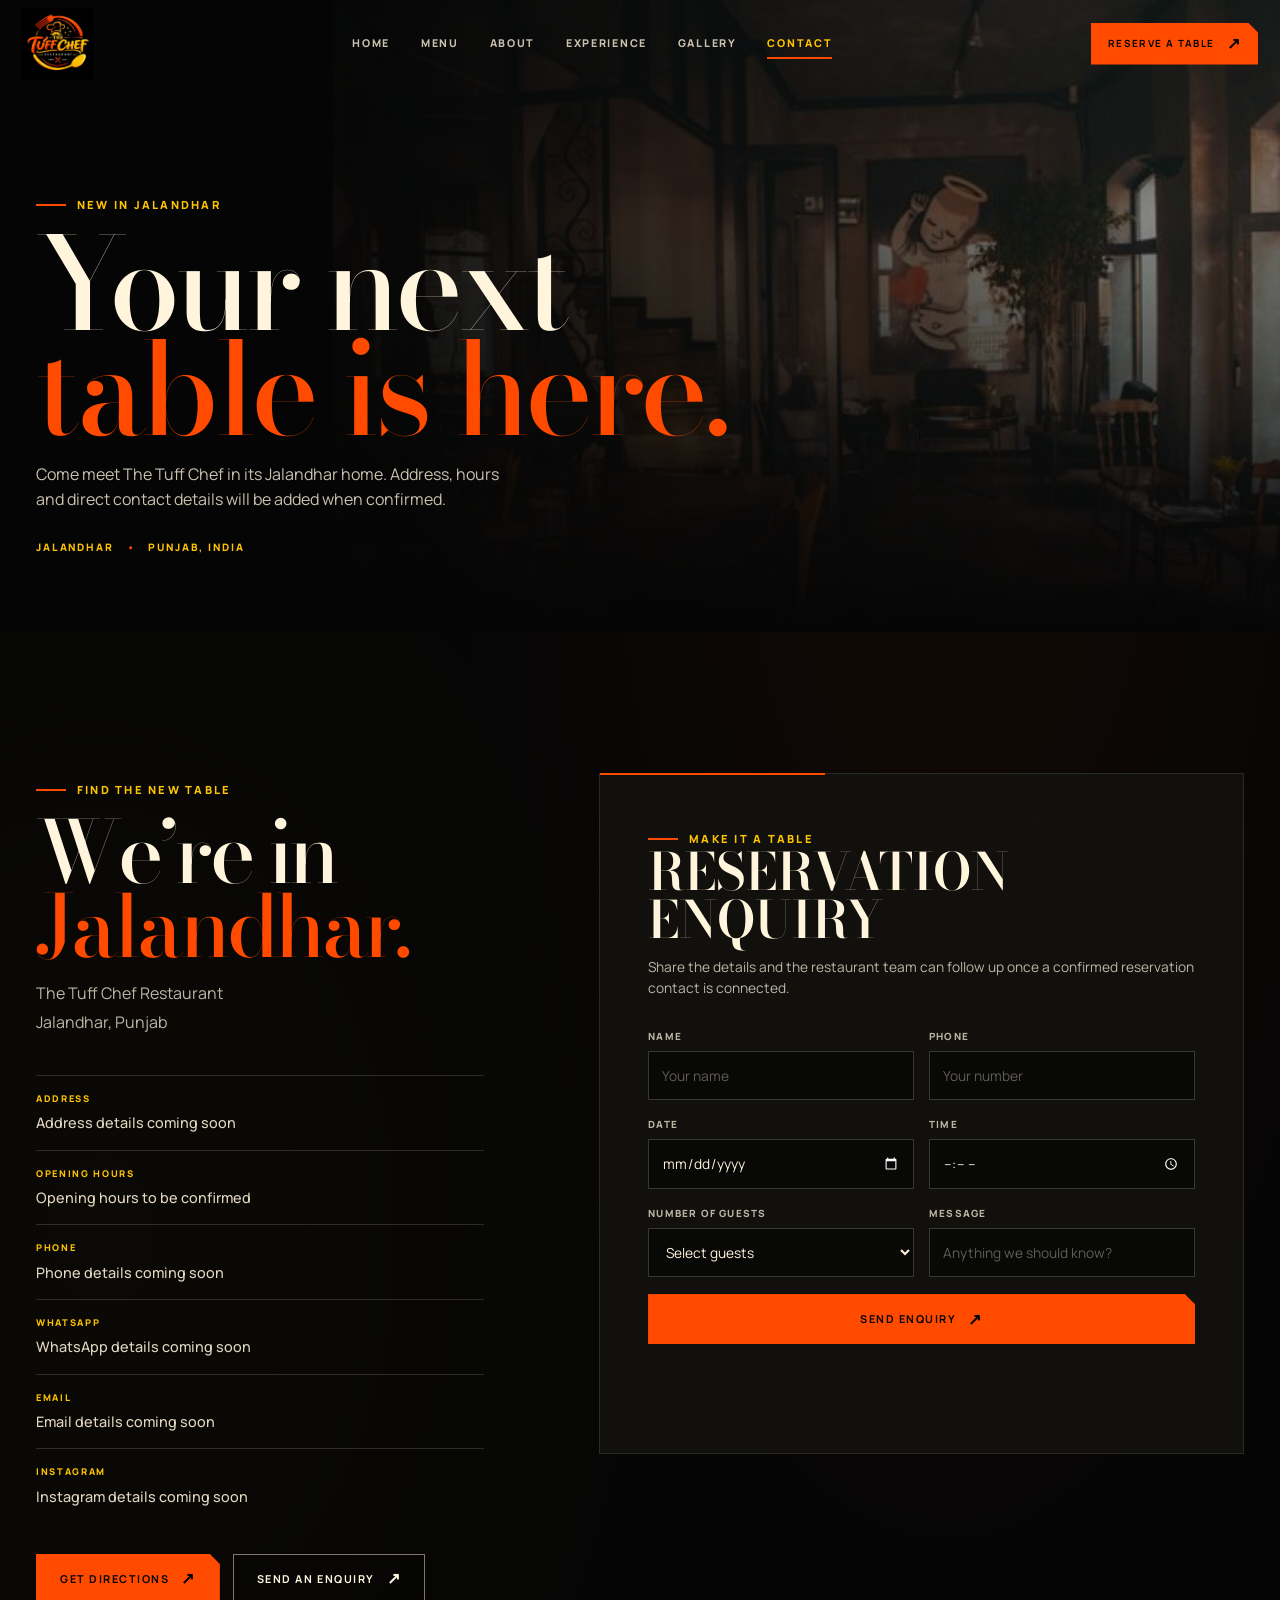
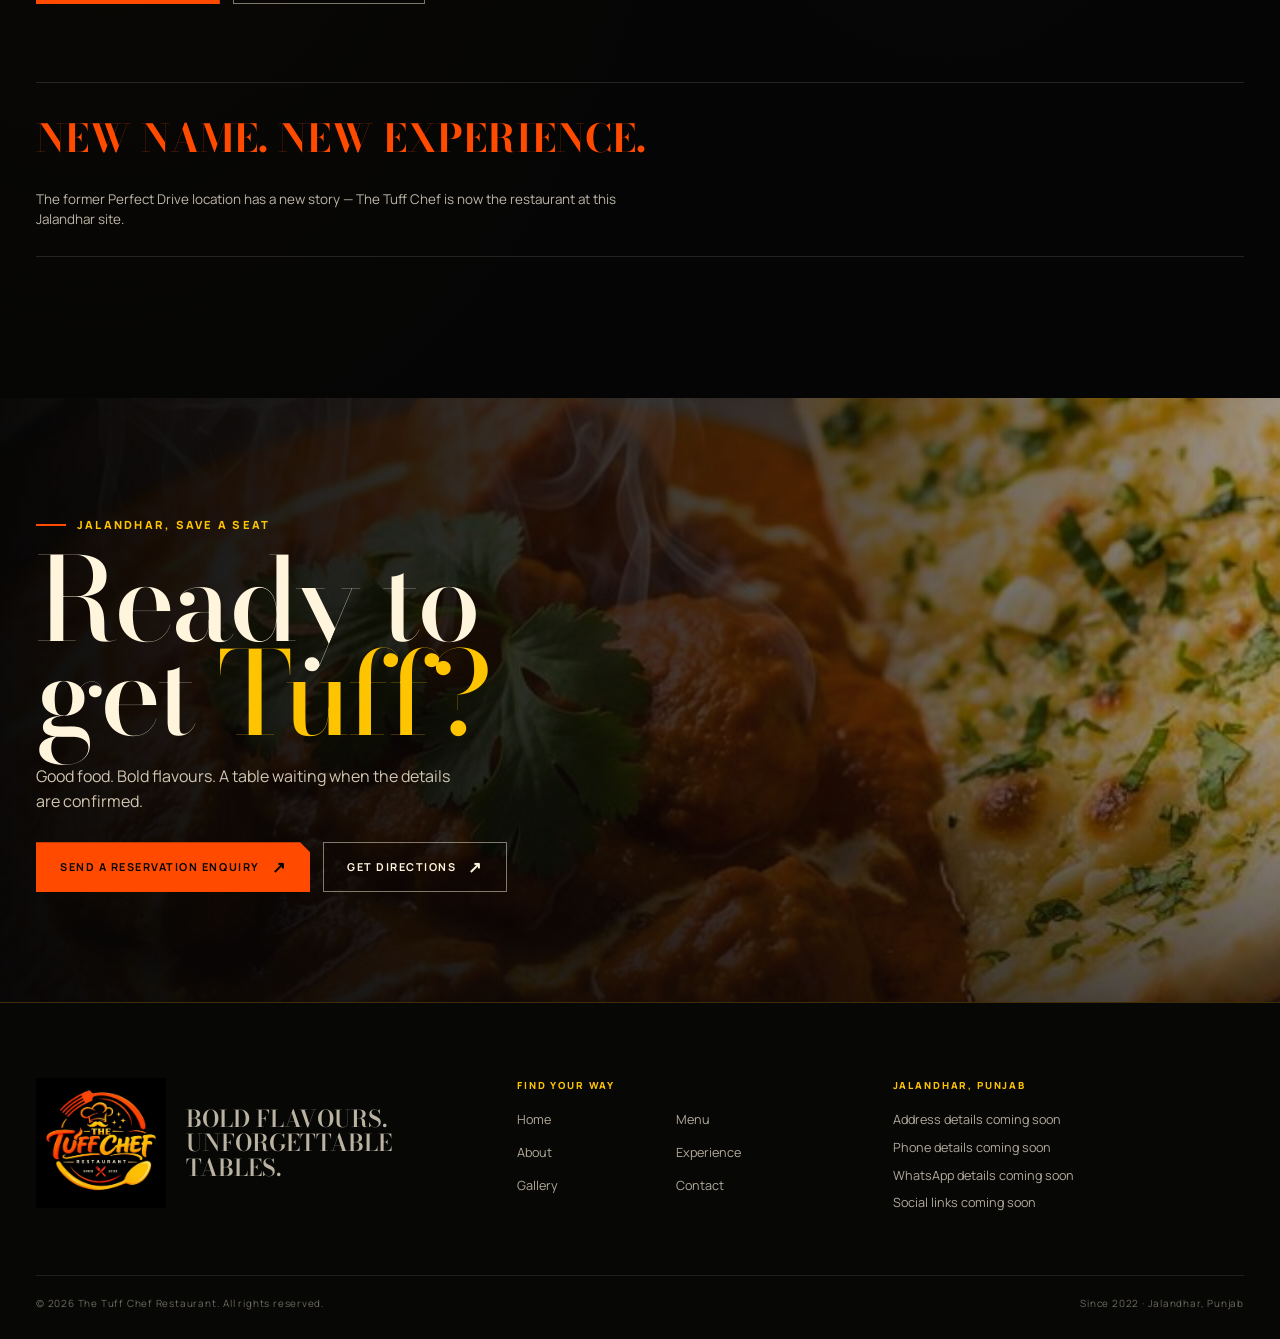
<file: contact.html>
<!doctype html>
<html lang="en">
<head>
  <meta charset="utf-8">
  <meta name="viewport" content="width=device-width, initial-scale=1">
  <meta name="theme-color" content="#050505">
  <title>Contact &amp; Reservations | The Tuff Chef Jalandhar</title>
  <meta name="description" content="Find The Tuff Chef Restaurant in Jalandhar, Punjab, and send a reservation enquiry. Confirmed address, hours and contact details will be added here.">
  <meta property="og:title" content="Visit The Tuff Chef — Jalandhar">
  <meta property="og:description" content="Find the new Tuff Chef table in Jalandhar, Punjab.">
  <meta property="og:image" content="assets/images/restaurant-interior.jpg">
  <link rel="icon" href="assets/images/tuff-chef-logo.jpg" type="image/jpeg">
  <link rel="stylesheet" href="styles.css">
  <script src="site-data.js" defer></script>
  <script src="site.js" defer></script>
</head>
<body data-page="contact">
  <a class="skip-link" href="#main">Skip to content</a>
  <header class="site-header">
    <div class="header-inner">
      <a class="brand-link" href="index.html" aria-label="The Tuff Chef Restaurant home"><img class="brand-logo" src="assets/images/tuff-chef-logo.jpg" alt="The Tuff Chef Restaurant logo"></a>
      <nav class="main-nav" id="site-nav" aria-label="Primary navigation">
        <a data-nav="home" href="index.html">Home</a><a data-nav="menu" href="menu.html">Menu</a><a data-nav="about" href="about.html">About</a><a data-nav="experience" href="experience.html">Experience</a><a data-nav="gallery" href="gallery.html">Gallery</a><a data-nav="contact" href="contact.html">Contact</a>
      </nav>
      <div class="header-actions"><a class="button button-primary button-small" href="#reserve">Reserve a table</a><button class="menu-toggle" type="button" aria-controls="site-nav" aria-expanded="false" aria-label="Open navigation"><span></span><span></span></button></div>
    </div>
  </header>
  <main id="main">
    <section class="page-hero" aria-labelledby="page-title">
      <img src="assets/images/restaurant-interior.jpg" alt="Warmly lit restaurant dining room used as an atmosphere reference" fetchpriority="high">
      <div class="page-hero-content">
        <span class="kicker">New in Jalandhar</span>
        <h1 class="display" id="page-title">Your next<br><em>table is here.</em></h1>
        <p>Come meet The Tuff Chef in its Jalandhar home. Address, hours and direct contact details will be added when confirmed.</p>
        <div class="page-hero-meta"><span>Jalandhar</span><span>Punjab, India</span></div>
      </div>
    </section>

    <section class="section-pad" id="location" aria-labelledby="location-title">
      <div class="page-width contact-grid">
        <div class="contact-copy">
          <span class="kicker">Find the new table</span>
          <h2 class="section-heading" id="location-title">We’re in<br><em>Jalandhar.</em></h2>
          <p class="section-copy">The Tuff Chef Restaurant<br><span data-site-value="city" data-fallback="Jalandhar">Jalandhar</span>, <span data-site-value="state" data-fallback="Punjab">Punjab</span></p>
          <div class="contact-info">
            <div class="detail-item"><span>Address</span><strong data-site-value="address" data-fallback="Address details coming soon">Address details coming soon</strong></div>
            <div class="detail-item"><span>Opening hours</span><strong data-site-value="hours" data-fallback="Opening hours to be confirmed">Opening hours to be confirmed</strong></div>
            <div class="detail-item"><span>Phone</span><strong data-site-value="phone" data-fallback="Phone details coming soon">Phone details coming soon</strong><a data-contact-link="phone" href="tel:">Call the restaurant</a></div>
            <div class="detail-item"><span>WhatsApp</span><strong data-site-value="whatsapp" data-fallback="WhatsApp details coming soon">WhatsApp details coming soon</strong><a data-contact-link="whatsapp" href="#">Message on WhatsApp</a></div>
            <div class="detail-item"><span>Email</span><strong data-site-value="email" data-fallback="Email details coming soon">Email details coming soon</strong><a data-contact-link="email" href="mailto:">Email the restaurant</a></div>
            <div class="detail-item"><span>Instagram</span><strong data-site-value="instagramHandle" data-fallback="Instagram details coming soon">Instagram details coming soon</strong><a data-social="instagram" data-show-handle="true" href="#">Follow on Instagram</a></div>
          </div>
          <div class="hero-actions">
            <a class="button button-primary" data-map-link href="https://www.google.com/maps/search/?api=1&amp;query=The+Tuff+Chef+Restaurant%2C+Jalandhar%2C+Punjab">Get directions</a>
            <a class="button button-outline" href="#reserve">Send an enquiry</a>
          </div>
        </div>
        <div class="contact-form-wrap" id="reserve">
          <span class="kicker">Make it a table</span>
          <h2>Reservation<br>enquiry</h2>
          <p>Share the details and the restaurant team can follow up once a confirmed reservation contact is connected.</p>
          <form class="reservation-form" data-reservation-form>
            <div class="form-field"><label for="guest-name">Name</label><input id="guest-name" name="name" autocomplete="name" required placeholder="Your name"></div>
            <div class="form-field"><label for="guest-phone">Phone</label><input id="guest-phone" name="phone" type="tel" autocomplete="tel" required placeholder="Your number"></div>
            <div class="form-field"><label for="visit-date">Date</label><input id="visit-date" name="date" type="date" required></div>
            <div class="form-field"><label for="visit-time">Time</label><input id="visit-time" name="time" type="time" required></div>
            <div class="form-field"><label for="guest-count">Number of guests</label><select id="guest-count" name="guests" required><option value="" selected disabled>Select guests</option><option>1</option><option>2</option><option>3</option><option>4</option><option>5</option><option>6</option><option>7</option><option>8</option><option>9+</option></select></div>
            <div class="form-field"><label for="visit-message">Message</label><input id="visit-message" name="message" placeholder="Anything we should know?"></div>
            <div class="form-field full"><button class="button button-primary" type="submit">Send enquiry</button></div>
            <p class="form-status" role="status" aria-live="polite"></p>
          </form>
        </div>
      </div>
      <div class="page-width location-transition">
        <strong>New name. New experience.</strong>
        <p>The former Perfect Drive location has a new story — The Tuff Chef is now the restaurant at this Jalandhar site.</p>
      </div>
    </section>

    <section class="final-cta" aria-labelledby="contact-final-title">
      <img src="assets/images/butter-chicken-naan.jpg" alt="A steaming curry and naan, illustrative food photography" loading="lazy">
      <div class="final-cta-inner">
        <span class="kicker">Jalandhar, save a seat</span>
        <h2 class="display" id="contact-final-title">Ready to<br>get <em>Tuff?</em></h2>
        <p>Good food. Bold flavours. A table waiting when the details are confirmed.</p>
        <div class="hero-actions"><a class="button button-primary" href="#reserve">Send a reservation enquiry</a><a class="button button-outline" data-map-link href="https://www.google.com/maps/search/?api=1&amp;query=The+Tuff+Chef+Restaurant%2C+Jalandhar%2C+Punjab">Get directions</a></div>
      </div>
    </section>
  </main>
  <footer class="site-footer">
    <div class="page-width">
      <div class="footer-main">
        <div class="footer-brand"><img class="footer-logo" src="assets/images/tuff-chef-logo.jpg" alt="The Tuff Chef Restaurant logo" loading="lazy"><p>Bold flavours.<br>Unforgettable tables.</p></div>
        <div><span class="footer-label">Find your way</span><nav class="footer-links" aria-label="Footer navigation"><a href="index.html">Home</a><a href="menu.html">Menu</a><a href="about.html">About</a><a href="experience.html">Experience</a><a href="gallery.html">Gallery</a><a href="contact.html">Contact</a></nav></div>
        <div class="footer-contact"><span class="footer-label">Jalandhar, Punjab</span><p data-site-value="address" data-fallback="Address details coming soon">Address details coming soon</p><p><span data-site-value="phone" data-fallback="Phone details coming soon">Phone details coming soon</span></p><p><span data-site-value="whatsapp" data-fallback="WhatsApp details coming soon">WhatsApp details coming soon</span></p><p><a data-social="instagram" href="#" data-show-handle="true">Instagram</a><a data-social="facebook" href="#">Facebook</a><span data-social-empty>Social links coming soon</span></p></div>
      </div>
      <div class="footer-bottom"><span>© <span data-current-year>2026</span> The Tuff Chef Restaurant. All rights reserved.</span><span>Since 2022 · Jalandhar, Punjab</span></div>
    </div>
  </footer>
</body>
</html>
</file>
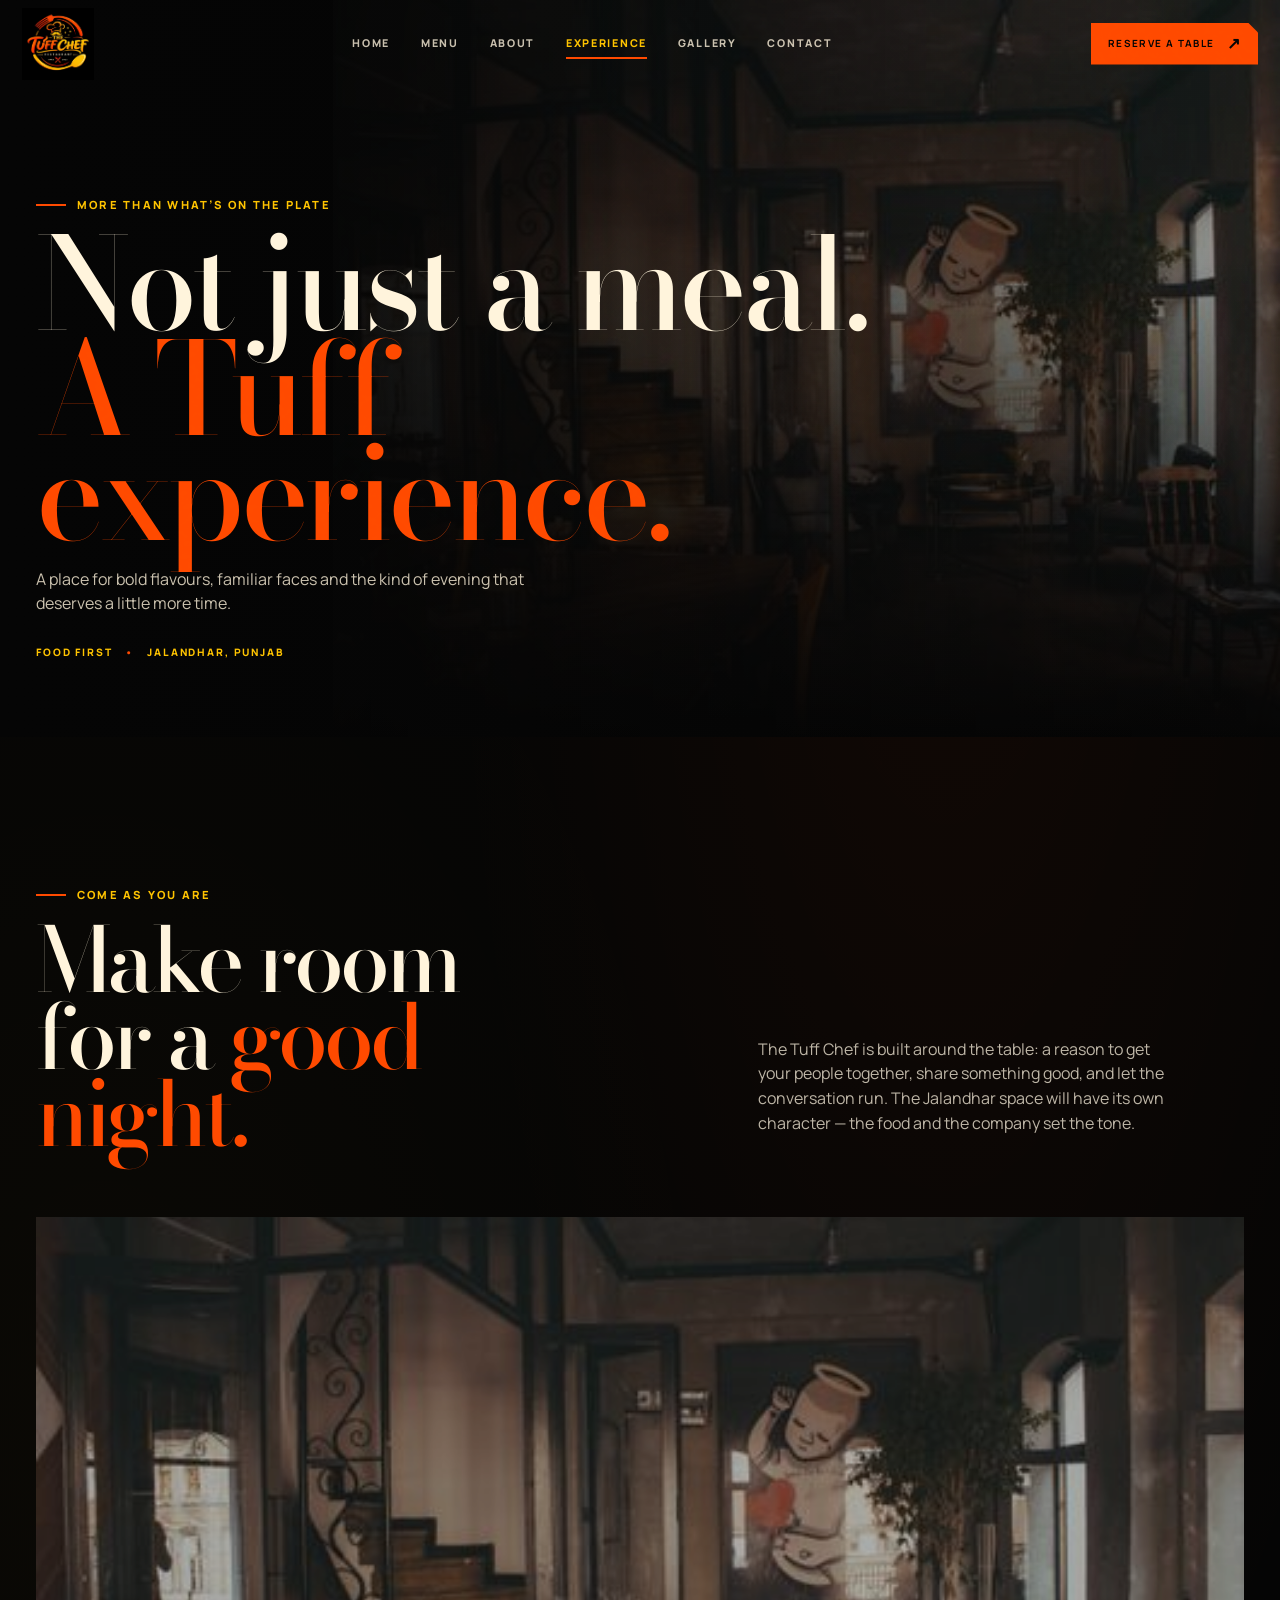
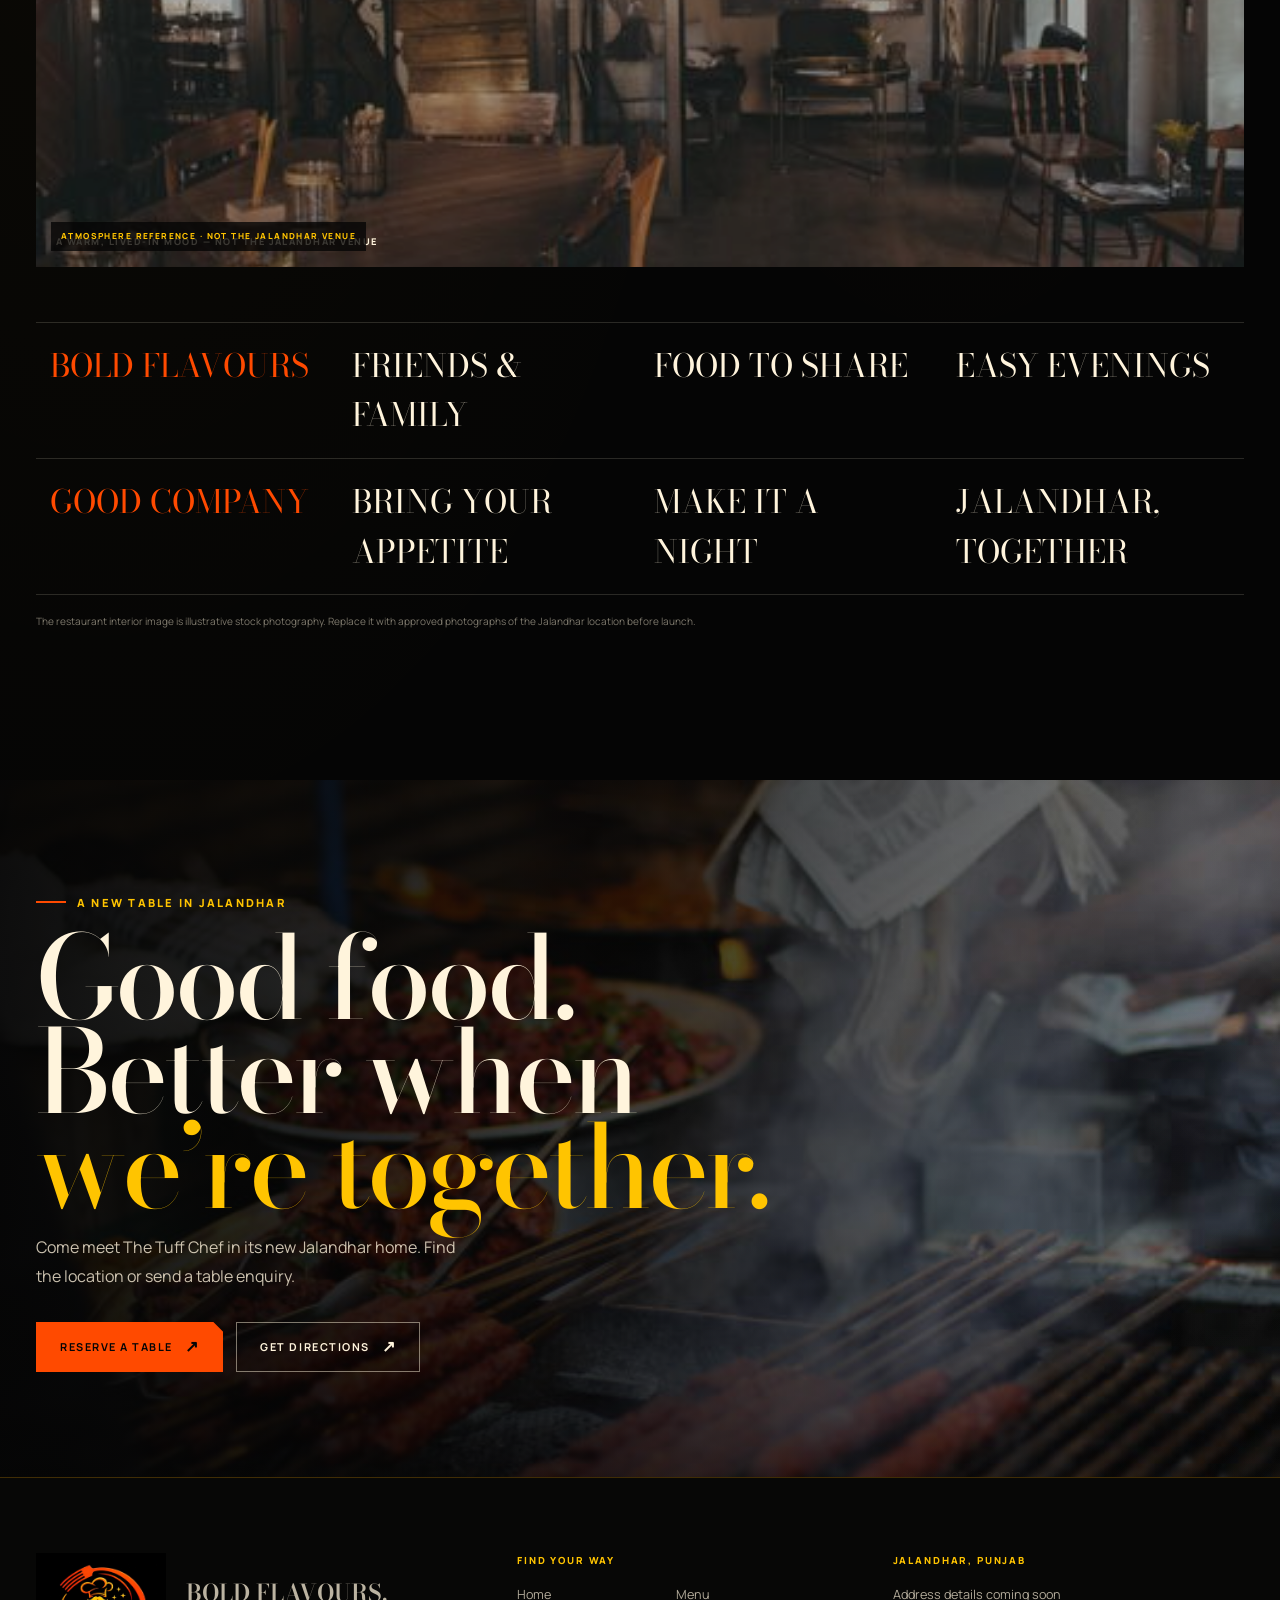
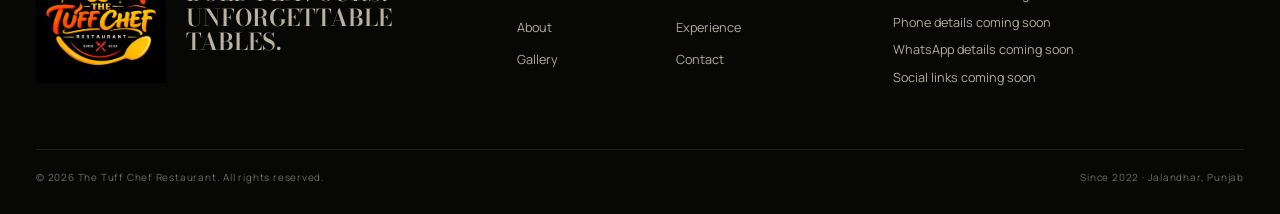
<file: experience.html>
<!doctype html>
<html lang="en">
<head>
  <meta charset="utf-8">
  <meta name="viewport" content="width=device-width, initial-scale=1">
  <meta name="theme-color" content="#050505">
  <title>The Tuff Chef Experience | Restaurant in Jalandhar</title>
  <meta name="description" content="A food-first restaurant experience from The Tuff Chef, now in Jalandhar, Punjab. Find the location and plan a visit.">
  <meta property="og:title" content="The Tuff Chef Experience — Jalandhar">
  <meta property="og:description" content="Not just a meal. A Tuff experience.">
  <meta property="og:image" content="assets/images/restaurant-interior.jpg">
  <link rel="icon" href="assets/images/tuff-chef-logo.jpg" type="image/jpeg">
  <link rel="stylesheet" href="styles.css">
  <script src="site-data.js" defer></script>
  <script src="site.js" defer></script>
</head>
<body data-page="experience">
  <a class="skip-link" href="#main">Skip to content</a>
  <header class="site-header">
    <div class="header-inner">
      <a class="brand-link" href="index.html" aria-label="The Tuff Chef Restaurant home"><img class="brand-logo" src="assets/images/tuff-chef-logo.jpg" alt="The Tuff Chef Restaurant logo"></a>
      <nav class="main-nav" id="site-nav" aria-label="Primary navigation">
        <a data-nav="home" href="index.html">Home</a><a data-nav="menu" href="menu.html">Menu</a><a data-nav="about" href="about.html">About</a><a data-nav="experience" href="experience.html">Experience</a><a data-nav="gallery" href="gallery.html">Gallery</a><a data-nav="contact" href="contact.html">Contact</a>
      </nav>
      <div class="header-actions"><a class="button button-primary button-small" href="contact.html#reserve">Reserve a table</a><button class="menu-toggle" type="button" aria-controls="site-nav" aria-expanded="false" aria-label="Open navigation"><span></span><span></span></button></div>
    </div>
  </header>
  <main id="main">
    <section class="page-hero" aria-labelledby="page-title">
      <img src="assets/images/restaurant-interior.jpg" alt="Warmly lit dining room with wooden tables and relaxed seating" fetchpriority="high">
      <div class="page-hero-content">
        <span class="kicker">More than what’s on the plate</span>
        <h1 class="display" id="page-title">Not just a meal.<br><em>A Tuff experience.</em></h1>
        <p>A place for bold flavours, familiar faces and the kind of evening that deserves a little more time.</p>
        <div class="page-hero-meta"><span>Food first</span><span>Jalandhar, Punjab</span></div>
      </div>
    </section>

    <section class="section-pad" aria-labelledby="experience-title">
      <div class="page-width">
        <div class="experience-callout">
          <div><span class="kicker">Come as you are</span><h2 class="section-heading" id="experience-title">Make room<br>for a <em>good night.</em></h2></div>
          <p>The Tuff Chef is built around the table: a reason to get your people together, share something good, and let the conversation run. The Jalandhar space will have its own character — the food and the company set the tone.</p>
        </div>
        <div class="experience-image-wide">
          <img src="assets/images/restaurant-interior.jpg" alt="A warm, low-lit restaurant dining room used as an atmosphere reference" loading="lazy">
          <span class="photo-tag">Atmosphere reference · not the Jalandhar venue</span>
        </div>
        <div class="experience-words" aria-label="The Tuff Chef experience">
          <div>Bold flavours</div><div>Friends &amp; family</div><div>Food to share</div><div>Easy evenings</div>
          <div>Good company</div><div>Bring your appetite</div><div>Make it a night</div><div>Jalandhar, together</div>
        </div>
        <p class="asset-note" style="margin-top:18px">The restaurant interior image is illustrative stock photography. Replace it with approved photographs of the Jalandhar location before launch.</p>
      </div>
    </section>

    <section class="fire-feature" aria-labelledby="experience-end-title">
      <img src="assets/images/tandoori-grill.jpg" alt="Heat and smoke rising from food on a grill" loading="lazy">
      <div class="fire-copy">
        <span class="kicker">A new table in Jalandhar</span>
        <h2 class="display" id="experience-end-title">Good food.<br>Better when<br><em>we’re together.</em></h2>
        <p>Come meet The Tuff Chef in its new Jalandhar home. Find the location or send a table enquiry.</p>
        <div class="hero-actions"><a class="button button-primary" href="contact.html#reserve">Reserve a table</a><a class="button button-outline" data-map-link href="https://www.google.com/maps/search/?api=1&amp;query=The+Tuff+Chef+Restaurant%2C+Jalandhar%2C+Punjab">Get directions</a></div>
      </div>
    </section>
  </main>
  <footer class="site-footer">
    <div class="page-width">
      <div class="footer-main">
        <div class="footer-brand"><img class="footer-logo" src="assets/images/tuff-chef-logo.jpg" alt="The Tuff Chef Restaurant logo" loading="lazy"><p>Bold flavours.<br>Unforgettable tables.</p></div>
        <div><span class="footer-label">Find your way</span><nav class="footer-links" aria-label="Footer navigation"><a href="index.html">Home</a><a href="menu.html">Menu</a><a href="about.html">About</a><a href="experience.html">Experience</a><a href="gallery.html">Gallery</a><a href="contact.html">Contact</a></nav></div>
        <div class="footer-contact"><span class="footer-label">Jalandhar, Punjab</span><p data-site-value="address" data-fallback="Address details coming soon">Address details coming soon</p><p><span data-site-value="phone" data-fallback="Phone details coming soon">Phone details coming soon</span></p><p><span data-site-value="whatsapp" data-fallback="WhatsApp details coming soon">WhatsApp details coming soon</span></p><p><a data-social="instagram" href="#" data-show-handle="true">Instagram</a><a data-social="facebook" href="#">Facebook</a><span data-social-empty>Social links coming soon</span></p></div>
      </div>
      <div class="footer-bottom"><span>© <span data-current-year>2026</span> The Tuff Chef Restaurant. All rights reserved.</span><span>Since 2022 · Jalandhar, Punjab</span></div>
    </div>
  </footer>
</body>
</html>
</file>
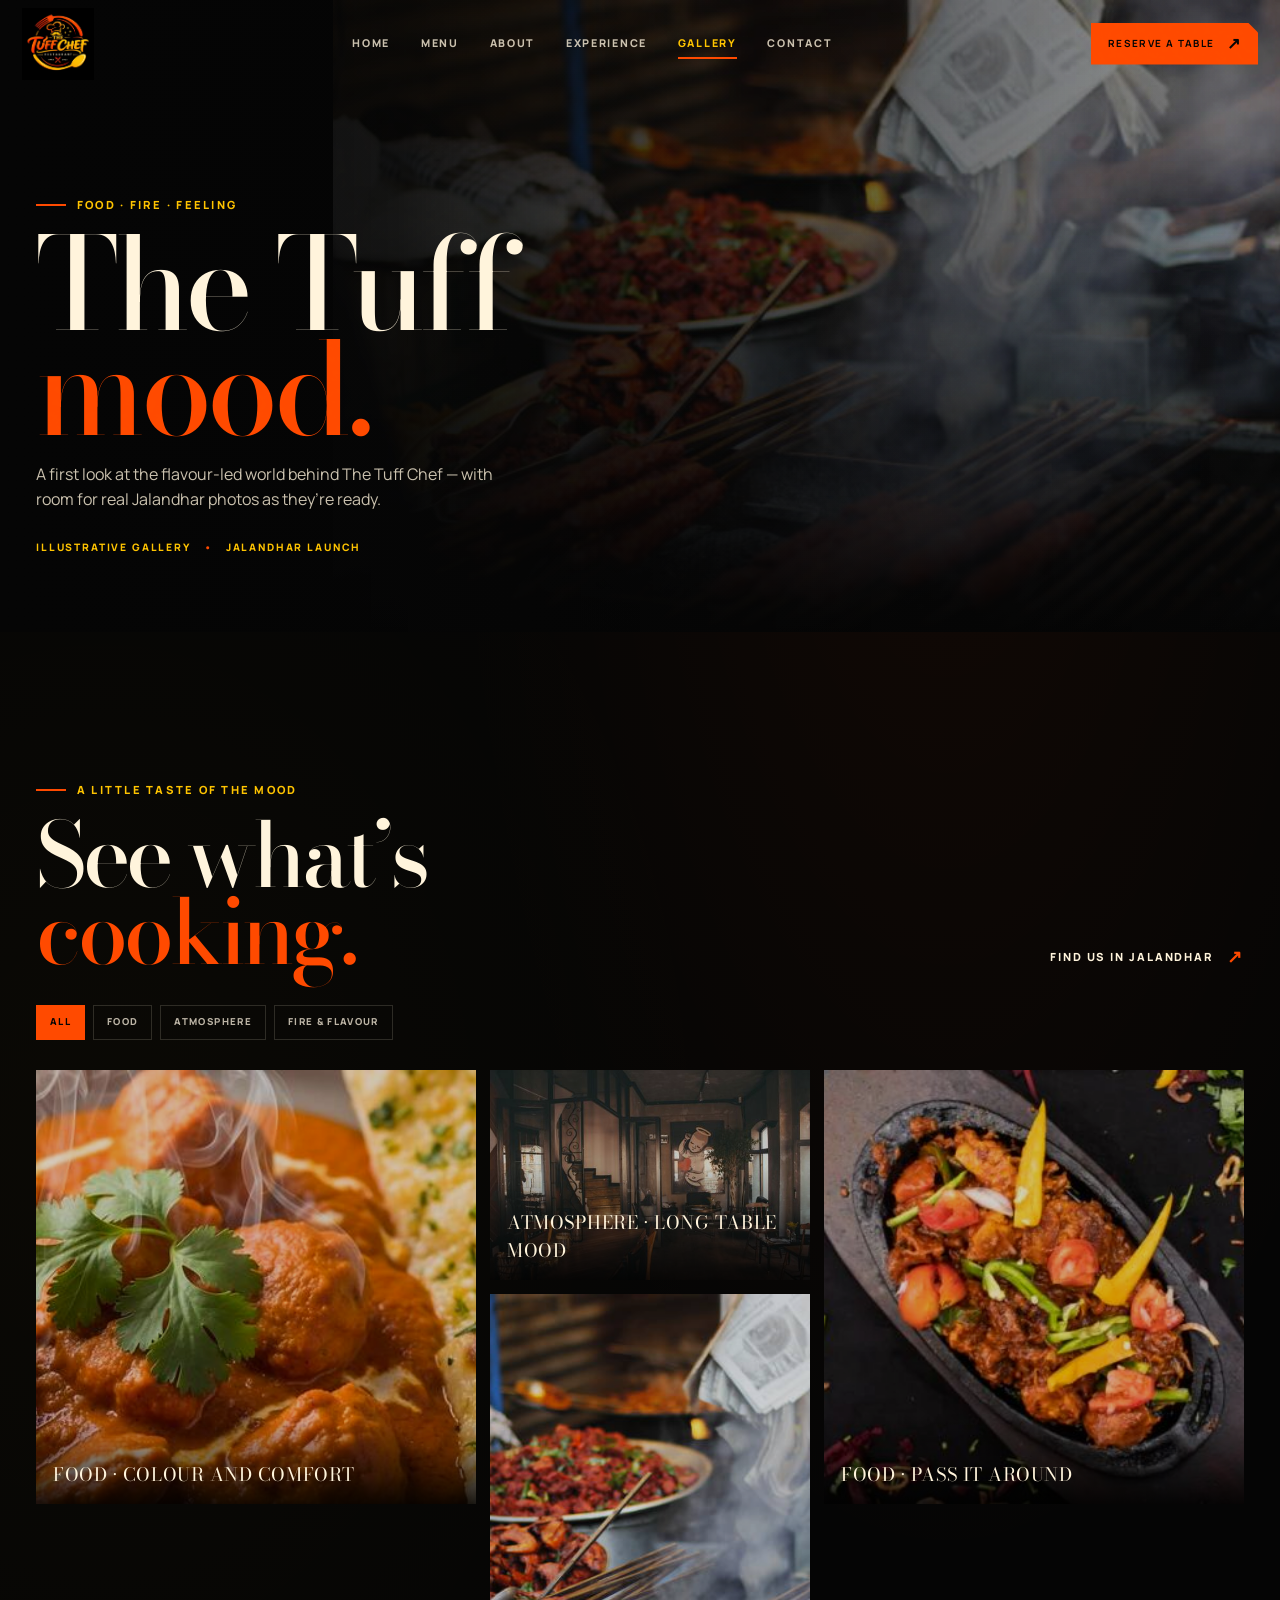
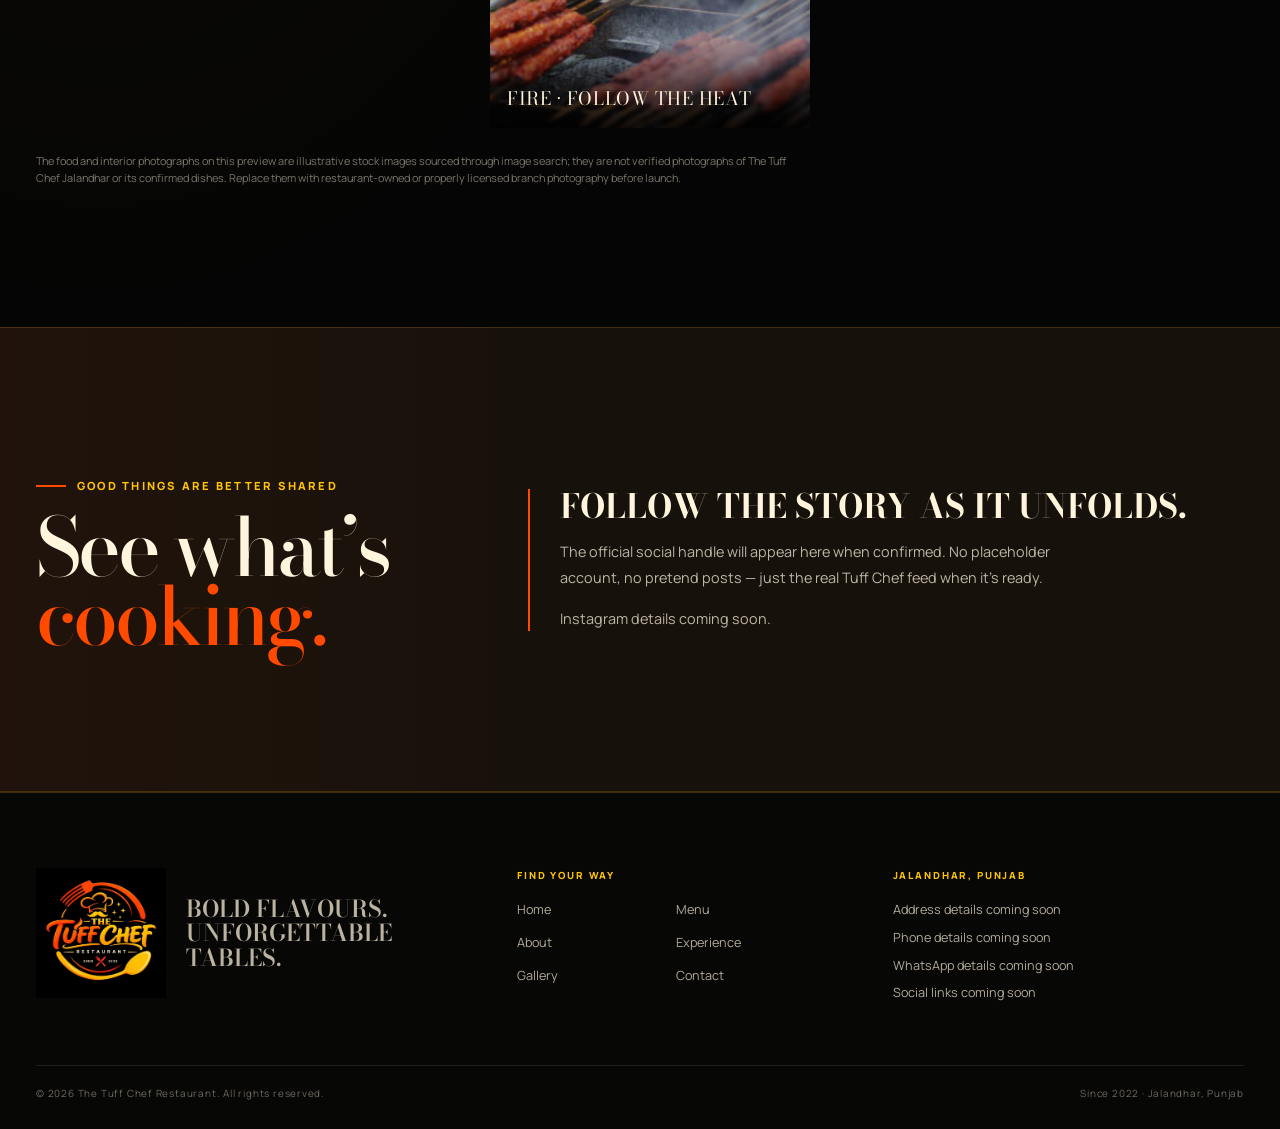
<file: gallery.html>
<!doctype html>
<html lang="en">
<head>
  <meta charset="utf-8">
  <meta name="viewport" content="width=device-width, initial-scale=1">
  <meta name="theme-color" content="#050505">
  <title>Gallery | The Tuff Chef Restaurant, Jalandhar</title>
  <meta name="description" content="A visual preview of The Tuff Chef's bold restaurant identity. Explore illustrative food, fire and atmosphere imagery for the Jalandhar launch.">
  <meta property="og:title" content="Gallery — The Tuff Chef">
  <meta property="og:description" content="A little taste of the Tuff Chef mood.">
  <meta property="og:image" content="assets/images/tandoori-grill.jpg">
  <link rel="icon" href="assets/images/tuff-chef-logo.jpg" type="image/jpeg">
  <link rel="stylesheet" href="styles.css">
  <script src="site-data.js" defer></script>
  <script src="site.js" defer></script>
</head>
<body data-page="gallery">
  <a class="skip-link" href="#main">Skip to content</a>
  <header class="site-header">
    <div class="header-inner">
      <a class="brand-link" href="index.html" aria-label="The Tuff Chef Restaurant home"><img class="brand-logo" src="assets/images/tuff-chef-logo.jpg" alt="The Tuff Chef Restaurant logo"></a>
      <nav class="main-nav" id="site-nav" aria-label="Primary navigation">
        <a data-nav="home" href="index.html">Home</a><a data-nav="menu" href="menu.html">Menu</a><a data-nav="about" href="about.html">About</a><a data-nav="experience" href="experience.html">Experience</a><a data-nav="gallery" href="gallery.html">Gallery</a><a data-nav="contact" href="contact.html">Contact</a>
      </nav>
      <div class="header-actions"><a class="button button-primary button-small" href="contact.html#reserve">Reserve a table</a><button class="menu-toggle" type="button" aria-controls="site-nav" aria-expanded="false" aria-label="Open navigation"><span></span><span></span></button></div>
    </div>
  </header>
  <main id="main">
    <section class="page-hero" aria-labelledby="page-title">
      <img src="assets/images/tandoori-grill.jpg" alt="A smoky open grill with skewers cooking over heat" fetchpriority="high">
      <div class="page-hero-content">
        <span class="kicker">Food · fire · feeling</span>
        <h1 class="display" id="page-title">The Tuff<br><em>mood.</em></h1>
        <p>A first look at the flavour-led world behind The Tuff Chef — with room for real Jalandhar photos as they’re ready.</p>
        <div class="page-hero-meta"><span>Illustrative gallery</span><span>Jalandhar launch</span></div>
      </div>
    </section>

    <section class="section-pad" aria-labelledby="gallery-title">
      <div class="page-width">
        <div class="gallery-head">
          <div><span class="kicker">A little taste of the mood</span><h2 class="section-heading" id="gallery-title">See what’s<br><em>cooking.</em></h2></div>
          <a class="text-link" href="contact.html#location">Find us in Jalandhar</a>
        </div>
        <div class="gallery-filters" role="group" aria-label="Filter gallery photographs">
          <button class="gallery-filter" type="button" data-gallery-filter="all" aria-pressed="true">All</button>
          <button class="gallery-filter" type="button" data-gallery-filter="food" aria-pressed="false">Food</button>
          <button class="gallery-filter" type="button" data-gallery-filter="room" aria-pressed="false">Atmosphere</button>
          <button class="gallery-filter" type="button" data-gallery-filter="fire" aria-pressed="false">Fire &amp; flavour</button>
        </div>
        <div class="gallery-grid" data-gallery>
          <button class="gallery-card" type="button" data-gallery-category="food" data-caption="Food mood — illustrative stock photography">
            <img src="assets/images/butter-chicken-naan.jpg" alt="Curry with herbs and warm naan, illustrative food photography" loading="lazy"><span>Food · colour and comfort</span>
          </button>
          <button class="gallery-card" type="button" data-gallery-category="room" data-caption="Room mood — illustrative stock photography">
            <img src="assets/images/restaurant-interior.jpg" alt="Warm dining room with wooden tables, illustrative interior photography" loading="lazy"><span>Atmosphere · long-table mood</span>
          </button>
          <button class="gallery-card" type="button" data-gallery-category="food" data-caption="Food mood — illustrative stock photography">
            <img src="assets/images/sizzler-platter.jpg" alt="Colourful platter with fresh herbs, illustrative food photography" loading="lazy"><span>Food · pass it around</span>
          </button>
          <button class="gallery-card" type="button" data-gallery-category="fire" data-caption="Fire and flavour — illustrative stock photography">
            <img src="assets/images/tandoori-grill.jpg" alt="Skewers on a smoky grill, illustrative live-fire food photography" loading="lazy"><span>Fire · follow the heat</span>
          </button>
        </div>
        <p class="gallery-disclaimer">The food and interior photographs on this preview are illustrative stock images sourced through image search; they are not verified photographs of The Tuff Chef Jalandhar or its confirmed dishes. Replace them with restaurant-owned or properly licensed branch photography before launch.</p>
      </div>
    </section>

    <dialog class="lightbox" id="gallery-lightbox" aria-label="Gallery image preview">
      <button class="lightbox-close" type="button" data-lightbox-close aria-label="Close image preview">×</button>
      <figure><img src="assets/images/butter-chicken-naan.jpg" alt=""><figcaption></figcaption></figure>
    </dialog>

    <section class="review-band section-pad" aria-labelledby="social-title">
      <div class="page-width review-grid">
        <div><span class="kicker">Good things are better shared</span><h2 class="section-heading" id="social-title">See what’s<br><em>cooking.</em></h2></div>
        <div class="review-note">
          <strong>Follow the story as it unfolds.</strong>
          <p>The official social handle will appear here when confirmed. No placeholder account, no pretend posts — just the real Tuff Chef feed when it’s ready.</p>
          <p><a class="text-link" data-social="instagram" data-show-handle="true" href="#">Follow Instagram</a></p>
          <p data-social-empty class="asset-note">Instagram details coming soon.</p>
        </div>
      </div>
    </section>
  </main>
  <footer class="site-footer">
    <div class="page-width">
      <div class="footer-main">
        <div class="footer-brand"><img class="footer-logo" src="assets/images/tuff-chef-logo.jpg" alt="The Tuff Chef Restaurant logo" loading="lazy"><p>Bold flavours.<br>Unforgettable tables.</p></div>
        <div><span class="footer-label">Find your way</span><nav class="footer-links" aria-label="Footer navigation"><a href="index.html">Home</a><a href="menu.html">Menu</a><a href="about.html">About</a><a href="experience.html">Experience</a><a href="gallery.html">Gallery</a><a href="contact.html">Contact</a></nav></div>
        <div class="footer-contact"><span class="footer-label">Jalandhar, Punjab</span><p data-site-value="address" data-fallback="Address details coming soon">Address details coming soon</p><p><span data-site-value="phone" data-fallback="Phone details coming soon">Phone details coming soon</span></p><p><span data-site-value="whatsapp" data-fallback="WhatsApp details coming soon">WhatsApp details coming soon</span></p><p><a data-social="instagram" href="#" data-show-handle="true">Instagram</a><a data-social="facebook" href="#">Facebook</a><span data-social-empty>Social links coming soon</span></p></div>
      </div>
      <div class="footer-bottom"><span>© <span data-current-year>2026</span> The Tuff Chef Restaurant. All rights reserved.</span><span>Since 2022 · Jalandhar, Punjab</span></div>
    </div>
  </footer>
</body>
</html>
</file>
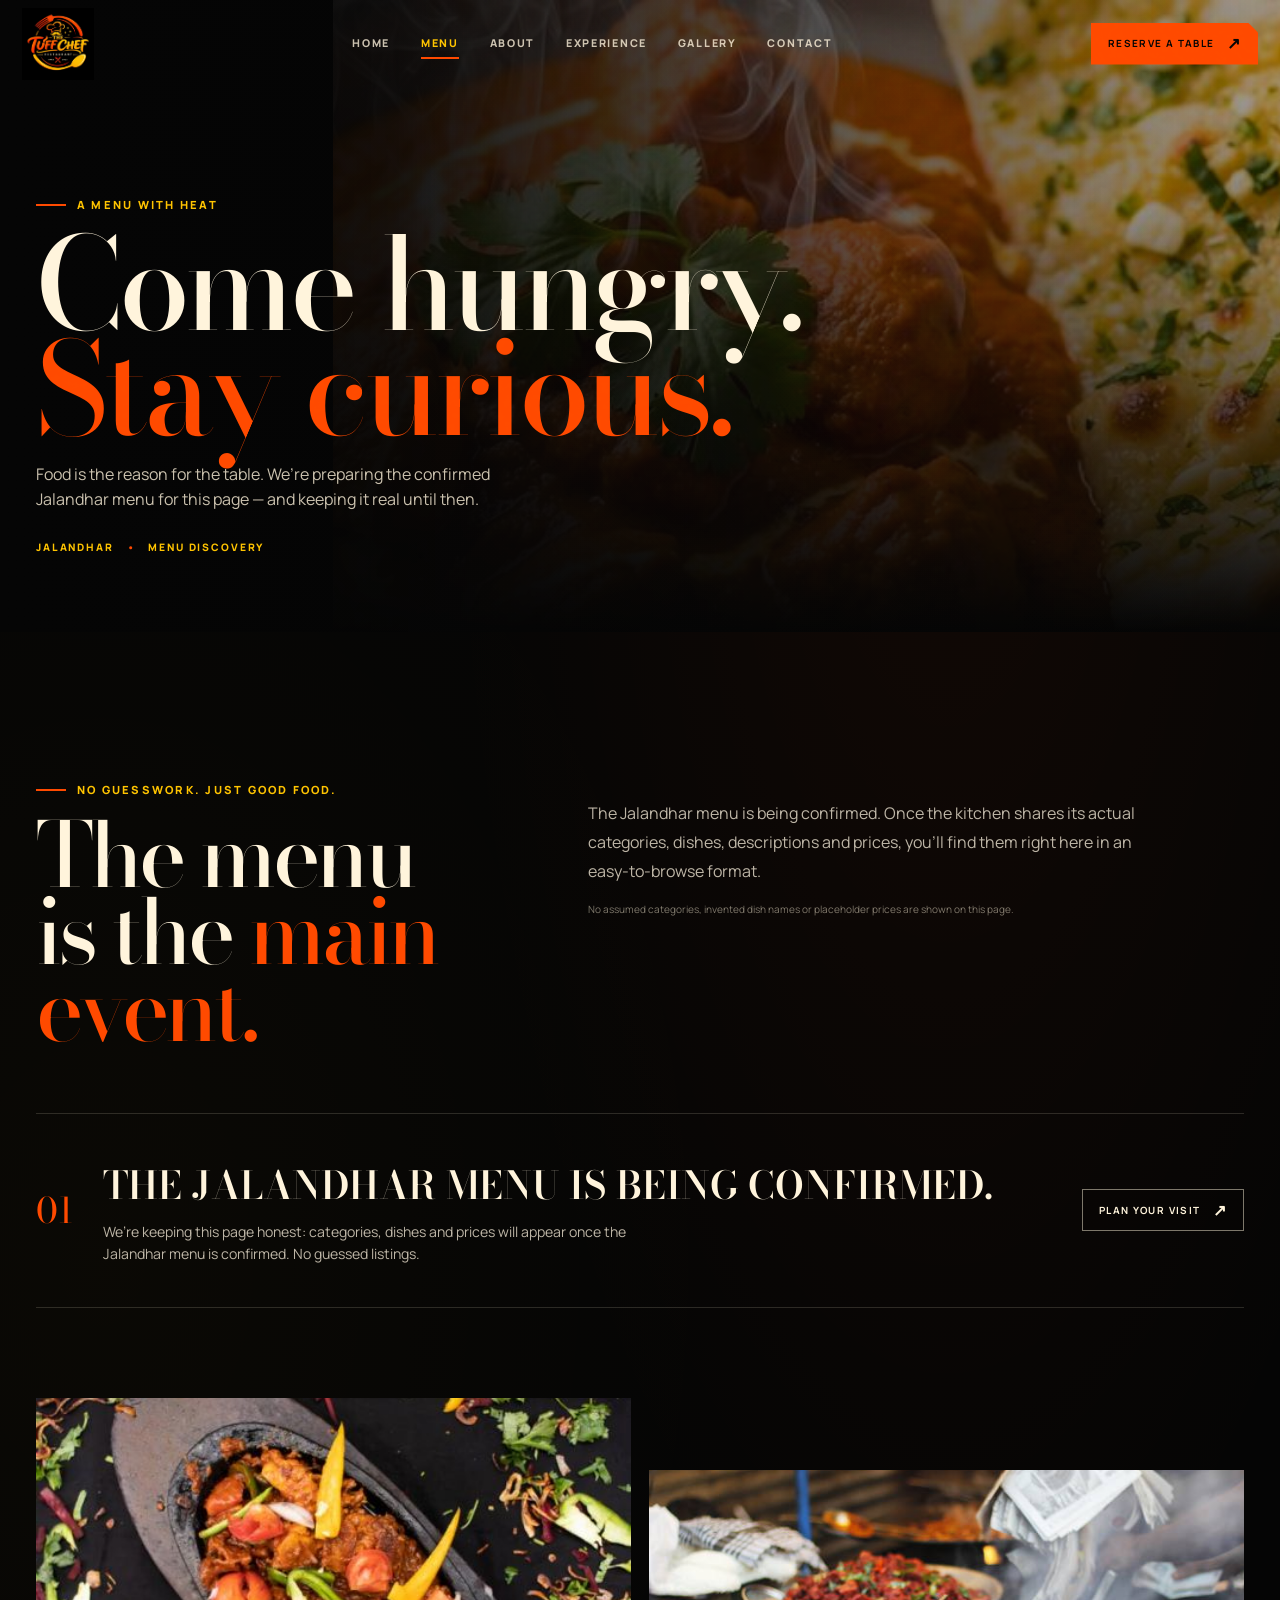
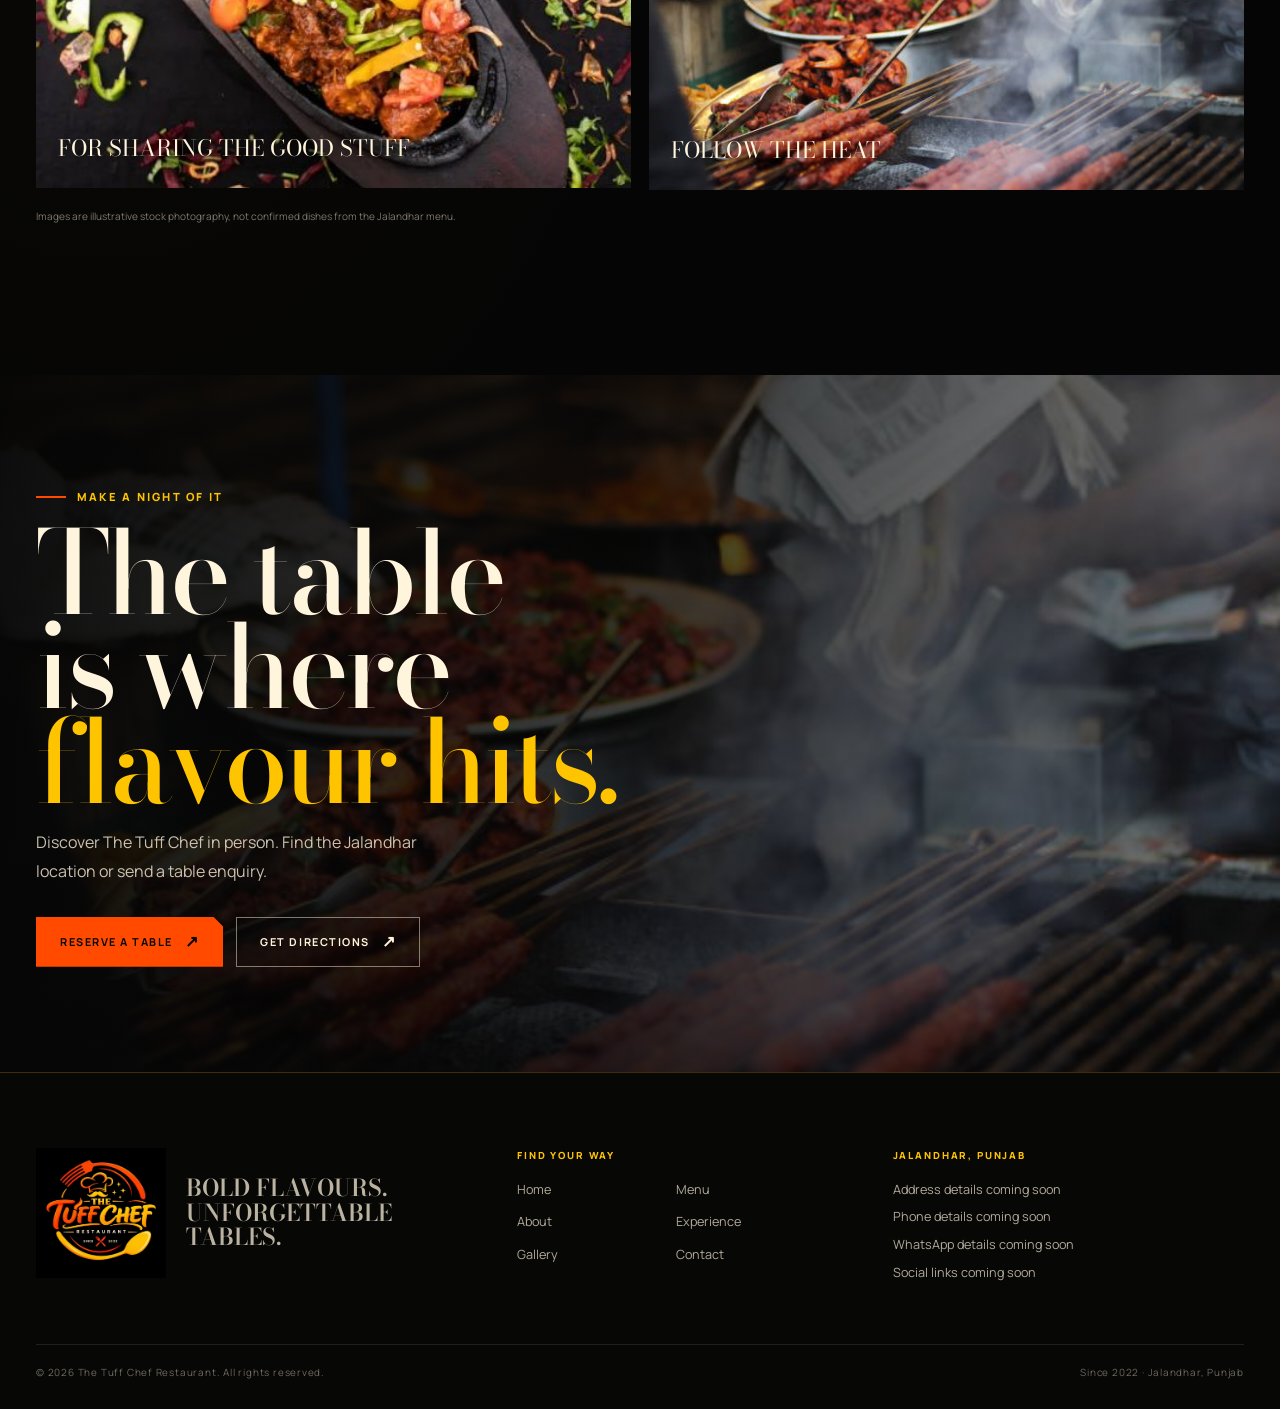
<file: menu.html>
<!doctype html>
<html lang="en">
<head>
  <meta charset="utf-8">
  <meta name="viewport" content="width=device-width, initial-scale=1">
  <meta name="theme-color" content="#050505">
  <title>Menu | The Tuff Chef Restaurant, Jalandhar</title>
  <meta name="description" content="Explore The Tuff Chef Restaurant in Jalandhar. The confirmed Jalandhar menu will be published here when dish and price details are ready.">
  <meta property="og:title" content="The Menu — The Tuff Chef Jalandhar">
  <meta property="og:description" content="A menu with heat. Real dishes only.">
  <meta property="og:image" content="assets/images/butter-chicken-naan.jpg">
  <link rel="icon" href="assets/images/tuff-chef-logo.jpg" type="image/jpeg">
  <link rel="stylesheet" href="styles.css">
  <script src="site-data.js" defer></script>
  <script src="site.js" defer></script>
</head>
<body data-page="menu">
  <a class="skip-link" href="#main">Skip to content</a>
  <header class="site-header">
    <div class="header-inner">
      <a class="brand-link" href="index.html" aria-label="The Tuff Chef Restaurant home"><img class="brand-logo" src="assets/images/tuff-chef-logo.jpg" alt="The Tuff Chef Restaurant logo"></a>
      <nav class="main-nav" id="site-nav" aria-label="Primary navigation">
        <a data-nav="home" href="index.html">Home</a><a data-nav="menu" href="menu.html">Menu</a><a data-nav="about" href="about.html">About</a><a data-nav="experience" href="experience.html">Experience</a><a data-nav="gallery" href="gallery.html">Gallery</a><a data-nav="contact" href="contact.html">Contact</a>
      </nav>
      <div class="header-actions"><a class="button button-primary button-small" href="contact.html#reserve">Reserve a table</a><button class="menu-toggle" type="button" aria-controls="site-nav" aria-expanded="false" aria-label="Open navigation"><span></span><span></span></button></div>
    </div>
  </header>
  <main id="main">
    <section class="page-hero" aria-labelledby="page-title">
      <img src="assets/images/butter-chicken-naan.jpg" alt="A steaming curry with naan, photographed close up" fetchpriority="high">
      <div class="page-hero-content">
        <span class="kicker">A menu with heat</span>
        <h1 class="display" id="page-title">Come hungry.<br><em>Stay curious.</em></h1>
        <p>Food is the reason for the table. We’re preparing the confirmed Jalandhar menu for this page — and keeping it real until then.</p>
        <div class="page-hero-meta"><span>Jalandhar</span><span>Menu discovery</span></div>
      </div>
    </section>

    <section class="section-pad" aria-labelledby="menu-intro-title">
      <div class="page-width">
        <div class="menu-intro">
          <div><span class="kicker">No guesswork. Just good food.</span><h2 class="section-heading" id="menu-intro-title">The menu<br>is the <em>main event.</em></h2></div>
          <div class="menu-intro-copy">
            <p class="section-copy">The Jalandhar menu is being confirmed. Once the kitchen shares its actual categories, dishes, descriptions and prices, you’ll find them right here in an easy-to-browse format.</p>
            <p class="asset-note">No assumed categories, invented dish names or placeholder prices are shown on this page.</p>
          </div>
        </div>
        <div class="menu-browser" data-menu-browser aria-live="polite"></div>
        <div class="menu-pair" aria-label="Food photography">
          <figure><img src="assets/images/sizzler-platter.jpg" alt="A colourful Indian-style platter on a dark table" loading="lazy"><figcaption>For sharing the good stuff</figcaption></figure>
          <figure><img src="assets/images/tandoori-grill.jpg" alt="Smoke rising from a live-fire grill" loading="lazy"><figcaption>Follow the heat</figcaption></figure>
        </div>
        <p class="asset-note" style="margin-top:18px">Images are illustrative stock photography, not confirmed dishes from the Jalandhar menu.</p>
      </div>
    </section>

    <section class="fire-feature" aria-labelledby="menu-cta-title">
      <img src="assets/images/tandoori-grill.jpg" alt="A smoky grill with skewers over flame" loading="lazy">
      <div class="fire-copy">
        <span class="kicker">Make a night of it</span>
        <h2 class="display" id="menu-cta-title">The table<br>is where<br><em>flavour hits.</em></h2>
        <p>Discover The Tuff Chef in person. Find the Jalandhar location or send a table enquiry.</p>
        <div class="hero-actions"><a class="button button-primary" href="contact.html#reserve">Reserve a table</a><a class="button button-outline" data-map-link href="https://www.google.com/maps/search/?api=1&amp;query=The+Tuff+Chef+Restaurant%2C+Jalandhar%2C+Punjab">Get directions</a></div>
      </div>
    </section>
  </main>
  <footer class="site-footer">
    <div class="page-width">
      <div class="footer-main">
        <div class="footer-brand"><img class="footer-logo" src="assets/images/tuff-chef-logo.jpg" alt="The Tuff Chef Restaurant logo" loading="lazy"><p>Bold flavours.<br>Unforgettable tables.</p></div>
        <div><span class="footer-label">Find your way</span><nav class="footer-links" aria-label="Footer navigation"><a href="index.html">Home</a><a href="menu.html">Menu</a><a href="about.html">About</a><a href="experience.html">Experience</a><a href="gallery.html">Gallery</a><a href="contact.html">Contact</a></nav></div>
        <div class="footer-contact"><span class="footer-label">Jalandhar, Punjab</span><p data-site-value="address" data-fallback="Address details coming soon">Address details coming soon</p><p><span data-site-value="phone" data-fallback="Phone details coming soon">Phone details coming soon</span></p><p><span data-site-value="whatsapp" data-fallback="WhatsApp details coming soon">WhatsApp details coming soon</span></p><p><a data-social="instagram" href="#" data-show-handle="true">Instagram</a><a data-social="facebook" href="#">Facebook</a><span data-social-empty>Social links coming soon</span></p></div>
      </div>
      <div class="footer-bottom"><span>© <span data-current-year>2026</span> The Tuff Chef Restaurant. All rights reserved.</span><span>Since 2022 · Jalandhar, Punjab</span></div>
    </div>
  </footer>
</body>
</html>
</file>
<file: styles.css>
@charset "UTF-8";
@import url('https://fonts.googleapis.com/css2?family=Bodoni+Moda:opsz,wght@6..96,400;6..96,500;6..96,600;6..96,700&family=Manrope:wght@400;500;600;700;800&display=swap');

:root {
  color-scheme: dark;
  --ink: #050505;
  --charcoal: #10100e;
  --panel: #171512;
  --cream: #fff4dc;
  --muted: #bdb5a6;
  --orange: #ff4a00;
  --red: #e52516;
  --gold: #ffc400;
  --warm-gold: #f5a900;
  --line: rgba(255, 244, 220, .15);
  --display: "Bodoni Moda", Georgia, serif;
  --body: "Manrope", "Avenir Next", Avenir, sans-serif;
  --page: min(1380px, calc(100% - 72px));
  --header-height: 88px;
}

* { box-sizing: border-box; }
html { scroll-behavior: smooth; scroll-padding-top: 100px; background: var(--ink); }
body {
  margin: 0;
  background:
    radial-gradient(ellipse at 74% 9%, rgba(255, 74, 0, .055), transparent 32rem),
    radial-gradient(ellipse at 8% 42%, rgba(245, 169, 0, .025), transparent 40rem),
    var(--ink);
  color: var(--cream);
  font-family: var(--body);
  font-size: 16px;
  line-height: 1.55;
  overflow-x: hidden;
}
body::after {
  content: "";
  position: fixed;
  inset: 0;
  z-index: 100;
  pointer-events: none;
  opacity: .13;
  background-image: url("data:image/svg+xml,%3Csvg viewBox='0 0 180 180' xmlns='http://www.w3.org/2000/svg'%3E%3Cfilter id='n'%3E%3CfeTurbulence type='fractalNoise' baseFrequency='.82' numOctaves='3' stitchTiles='stitch'/%3E%3C/filter%3E%3Crect width='100%25' height='100%25' filter='url(%23n)' opacity='.2'/%3E%3C/svg%3E");
  mix-blend-mode: soft-light;
}
img { display: block; max-width: 100%; }
button, input, select, textarea { font: inherit; }
button, a { -webkit-tap-highlight-color: transparent; }
a { color: inherit; text-decoration: none; }
button { color: inherit; }
::selection { color: var(--ink); background: var(--gold); }

.skip-link {
  position: fixed; top: 10px; left: 10px; z-index: 150;
  padding: 10px 14px; background: var(--gold); color: var(--ink);
  transform: translateY(-150%); font-weight: 800;
}
.skip-link:focus { transform: translateY(0); }
.page-width { width: var(--page); margin-inline: auto; }
.display { font-family: var(--display); font-weight: 500; letter-spacing: -.035em; font-optical-sizing: auto; }
.kicker {
  display: inline-flex; align-items: center; gap: 11px;
  color: var(--gold); font-size: .7rem; line-height: 1.2; font-weight: 850;
  letter-spacing: .2em; text-transform: uppercase;
}
.kicker::before { content: ""; width: 30px; height: 2px; background: var(--orange); }
.section-heading {
  margin: 18px 0 0; font-family: var(--display); font-size: clamp(3.3rem, 7vw, 7.4rem);
  line-height: .86; letter-spacing: -.045em; font-weight: 500; font-optical-sizing: auto;
}
.section-heading em { color: var(--orange); font-style: normal; }
.section-copy { max-width: 560px; color: var(--muted); font-size: 1rem; line-height: 1.8; }
.section-pad { padding-block: clamp(88px, 11vw, 164px); }
.rule { height: 1px; background: linear-gradient(90deg, var(--orange), rgba(245,169,0,.18), transparent); }
.sr-only { position: absolute; width: 1px; height: 1px; padding: 0; margin: -1px; overflow: hidden; clip: rect(0,0,0,0); white-space: nowrap; border: 0; }

/* Navigation */
.site-header {
  position: fixed; inset: 0 0 auto; z-index: 80;
  height: var(--header-height); border-bottom: 1px solid transparent;
  transition: background .45s ease, border-color .45s ease, height .45s ease, box-shadow .45s ease;
}
.site-header.is-scrolled {
  height: 76px; background: rgba(5,5,5,.94); border-color: rgba(245,169,0,.32);
  box-shadow: 0 10px 35px rgba(0,0,0,.2);
  backdrop-filter: blur(14px); -webkit-backdrop-filter: blur(14px);
}
.header-inner {
  width: min(1500px, calc(100% - 44px)); height: 100%; margin-inline: auto;
  display: grid; grid-template-columns: auto 1fr auto; align-items: center; gap: 30px;
}
.brand-link { display: inline-flex; align-items: center; min-width: 64px; }
.brand-logo { width: 72px; height: 72px; object-fit: contain; transition: transform .45s ease; }
.brand-link:hover .brand-logo { transform: rotate(-3deg) scale(1.04); }
.main-nav { display: flex; align-items: center; justify-content: center; gap: clamp(16px, 2.4vw, 38px); }
.main-nav a, .header-utility a {
  position: relative; color: rgba(255,244,220,.78); font-size: .67rem; line-height: 1;
  font-weight: 800; letter-spacing: .16em; text-transform: uppercase; transition: color .2s ease;
}
.main-nav a::after {
  content: ""; position: absolute; left: 0; right: 100%; bottom: -10px; height: 2px;
  background: var(--orange); transition: right .2s ease;
}
.main-nav a:hover, .main-nav a:focus-visible, .main-nav a[aria-current="page"] { color: var(--gold); }
.main-nav a:hover::after, .main-nav a:focus-visible::after, .main-nav a[aria-current="page"]::after { right: 0; }
.header-actions { display: flex; align-items: center; gap: 12px; }
.header-utility { display: none; }
.menu-toggle {
  display: none; width: 44px; height: 44px; align-items: center; justify-content: center;
  flex-direction: column; gap: 6px; border: 1px solid var(--line); background: transparent; cursor: pointer;
}
.menu-toggle span { display: block; width: 18px; height: 2px; background: var(--cream); transition: transform .25s ease, width .25s ease; }
.menu-toggle[aria-expanded="true"] span:first-child { transform: translateY(4px) rotate(45deg); }
.menu-toggle[aria-expanded="true"] span:last-child { transform: translateY(-4px) rotate(-45deg); }

/* Buttons */
.button {
  min-height: 50px; padding: 0 23px; display: inline-flex; align-items: center; justify-content: center; gap: 12px;
  border: 1px solid transparent; font-size: .68rem; font-weight: 700; line-height: 1.1;
  letter-spacing: .14em; text-transform: uppercase; cursor: pointer; transition: background .2s ease, color .2s ease, border-color .2s ease, transform .2s ease;
}
.button::after { content: "↗"; font-size: 1rem; line-height: .7; }
.button:hover { transform: translateY(-2px); }
.button-primary { color: var(--ink); background: var(--orange); border-color: var(--orange); clip-path: polygon(0 0, calc(100% - 10px) 0, 100% 10px, 100% 100%, 0 100%); }
.button-primary:hover, .button-primary:focus-visible { background: var(--gold); border-color: var(--gold); }
.button-outline { color: var(--cream); background: rgba(5,5,5,.12); border-color: rgba(255,244,220,.48); }
.button-outline:hover, .button-outline:focus-visible { color: var(--gold); border-color: var(--gold); }
.button-small { min-height: 42px; padding-inline: 16px; font-size: .62rem; }
.text-link { display: inline-flex; align-items: center; gap: 13px; color: var(--cream); font-size: .7rem; letter-spacing: .17em; text-transform: uppercase; font-weight: 900; }
.text-link::after { content: "↗"; color: var(--orange); font-size: 1.1rem; transition: transform .2s ease; }
.text-link:hover::after { transform: translate(3px,-3px); }

/* Hero */
.hero {
  min-height: min(900px, 100svh); min-height: max(720px, 100svh); position: relative; isolation: isolate;
  display: flex; align-items: center; overflow: hidden; padding: calc(var(--header-height) + 52px) 0 72px;
  background: #090807;
}
.hero::before {
  content: ""; position: absolute; z-index: -1; inset: 0;
  background: radial-gradient(ellipse at 76% 62%, rgba(255,74,0,.2), transparent 34%), linear-gradient(90deg, #050505 3%, rgba(5,5,5,.96) 24%, rgba(5,5,5,.65) 48%, rgba(5,5,5,.05) 78%), linear-gradient(0deg, #050505 0, transparent 27%);
}
.hero-image {
  position: absolute; z-index: -2; inset: 0 0 0 auto; width: 71%; height: 100%;
  object-fit: cover; object-position: 51% center; filter: saturate(1.12) contrast(1.04) brightness(.82);
  transform: scale(1.04); transition: transform 1.2s cubic-bezier(.2,.7,.3,1);
}
.hero-content { width: var(--page); margin: 0 auto; position: relative; z-index: 1; padding-bottom: 20px; }
.hero-content .kicker { margin-bottom: 27px; }
.hero-title {
  max-width: 860px; margin: 0; font-family: var(--display); font-size: clamp(4.8rem, 11.4vw, 10.5rem);
  line-height: .75; letter-spacing: -.06em; font-weight: 500; font-optical-sizing: auto;
}
.hero-title span { color: var(--orange); display: block; margin-top: .12em; text-shadow: 0 0 35px rgba(255,74,0,.16); }
.hero-title .gold-word { color: var(--gold); }
.hero-subtitle { max-width: 420px; margin: 28px 0 0; color: rgba(255,244,220,.82); font-size: clamp(.95rem, 1.2vw, 1.1rem); line-height: 1.75; }
.hero-actions { display: flex; flex-wrap: wrap; align-items: center; gap: 13px; margin-top: 31px; }
.hero-meta { position: absolute; bottom: 28px; left: max(36px, calc((100% - 1380px) / 2)); display: flex; align-items: center; gap: 18px; color: rgba(255,244,220,.64); font-size: .62rem; font-weight: 800; letter-spacing: .2em; text-transform: uppercase; }
.hero-meta strong { color: var(--cream); font-weight: 800; }
.hero-meta .meta-dot { width: 4px; height: 4px; border-radius: 50%; background: var(--orange); }
.hero-stamp {
  position: absolute; z-index: 2; right: 7.5%; bottom: 13%; width: 154px; height: 154px; display: grid; place-items: center;
  border: 1px solid rgba(255,196,0,.66); border-radius: 50%; color: var(--gold); text-align: center;
  background: rgba(5,5,5,.55); transform: rotate(9deg);
}
.hero-stamp::before, .hero-stamp::after { content: "✦"; position: absolute; color: var(--orange); font-size: 1rem; }
.hero-stamp::before { top: 19px; left: 23px; }
.hero-stamp::after { bottom: 18px; right: 22px; }
.hero-stamp strong { font-family: var(--display); font-size: 1.7rem; line-height: .92; text-transform: uppercase; }
.hero-stamp small { display: block; margin-top: 7px; color: var(--cream); font-size: .55rem; letter-spacing: .16em; }
.scroll-cue { position: absolute; bottom: 27px; right: max(36px, calc((100% - 1380px) / 2)); display: flex; align-items: center; gap: 11px; color: rgba(255,244,220,.63); font-size: .58rem; letter-spacing: .2em; text-transform: uppercase; }
.scroll-cue i { display: block; width: 1px; height: 32px; background: var(--gold); position: relative; overflow: hidden; }
.scroll-cue i::after { content: ""; position: absolute; inset: -100% 0 auto; height: 100%; background: var(--orange); animation: scrollline 1.8s ease-in-out infinite; }
@keyframes scrollline { to { transform: translateY(200%); } }

/* General section systems */
.ticker { position: relative; z-index: 2; overflow: hidden; background: var(--orange); color: var(--ink); border-top: 1px solid rgba(255,196,0,.7); border-bottom: 1px solid rgba(0,0,0,.55); }
.ticker-track { min-width: max-content; display: flex; align-items: center; gap: 30px; padding: 13px 0; animation: ticker 38s linear infinite; }
.ticker span { font-family: var(--display); font-size: 1rem; letter-spacing: .1em; text-transform: uppercase; }
.ticker .spark { color: var(--gold); font-size: 1.2rem; }
@keyframes ticker { to { transform: translateX(-35%); } }

.arrival { position: relative; padding-block: clamp(90px, 12vw, 170px); overflow: hidden; }
.arrival::after { content: "01"; position: absolute; top: 2%; right: 2%; color: rgba(255,244,220,.035); font-family: var(--display); font-size: clamp(15rem, 34vw, 36rem); line-height: .7; pointer-events: none; }
.arrival-grid { display: grid; grid-template-columns: .83fr 1.17fr; align-items: end; gap: 8vw; position: relative; z-index: 1; }
.arrival-label { align-self: start; padding-top: 7px; }
.arrival-label strong { display: block; color: var(--orange); font-family: var(--display); font-size: clamp(3rem, 6vw, 6.6rem); line-height: .8; }
.arrival-label span { display: block; max-width: 190px; margin-top: 16px; color: var(--muted); font-size: .67rem; font-weight: 800; letter-spacing: .2em; line-height: 1.6; text-transform: uppercase; }
.arrival-main h2 { max-width: 780px; margin: 0; font-family: var(--display); font-size: clamp(3.3rem, 7.5vw, 8rem); line-height: .85; letter-spacing: -.035em; text-transform: uppercase; }
.arrival-main h2 em { color: var(--gold); font-style: normal; }
.arrival-main p { max-width: 540px; margin: 27px 0 0; color: var(--muted); line-height: 1.8; }
.arrival-note { display: flex; align-items: center; gap: 12px; margin: 20px 0 25px; color: rgba(255,244,220,.73); font-size: .74rem; }
.arrival-note::before { content: ""; width: 24px; height: 1px; background: var(--orange); }

.story-block { background: #0c0b09; border-block: 1px solid rgba(255,244,220,.07); }
.story-grid { display: grid; grid-template-columns: 1.02fr .98fr; min-height: 680px; }
.story-image { min-height: 600px; position: relative; overflow: hidden; }
.story-image img { width: 100%; height: 100%; min-height: 600px; object-fit: cover; filter: saturate(1.08) brightness(.82); }
.story-image::after { content: ""; position: absolute; inset: 45% 0 0; background: linear-gradient(0deg, rgba(5,5,5,.85), transparent); }
.image-caption { position: absolute; z-index: 1; left: 25px; bottom: 24px; color: var(--cream); font-size: .62rem; letter-spacing: .16em; text-transform: uppercase; }
.image-caption::before { content: "✦"; margin-right: 9px; color: var(--gold); }
.story-copy { align-self: center; padding: clamp(52px, 7.5vw, 110px) max(44px, calc((100vw - 1380px) / 2)) clamp(52px, 7.5vw, 110px) clamp(48px, 7vw, 110px); }
.story-copy .section-heading { max-width: 600px; font-size: clamp(3.2rem, 6vw, 6.1rem); }
.story-copy .section-copy { margin-block: 25px 29px; }
.since-mark { display: inline-flex; align-items: center; gap: 13px; margin-top: 35px; color: var(--gold); font-size: .66rem; letter-spacing: .2em; font-weight: 800; text-transform: uppercase; }
.since-mark::before { content: ""; width: 35px; height: 1px; background: var(--orange); }

.menu-teaser { position: relative; overflow: hidden; background: linear-gradient(110deg, #17100b 0%, #0d0b09 50%, #11100d 100%); }
.menu-teaser::before { content: ""; position: absolute; width: 45vw; aspect-ratio: 1; top: -29vw; right: -7vw; border: 1px solid rgba(255,74,0,.26); border-radius: 50%; box-shadow: 0 0 0 24px rgba(255,74,0,.018), 0 0 0 60px rgba(255,74,0,.018); }
.menu-grid { display: grid; grid-template-columns: .9fr 1.1fr; align-items: center; gap: 8vw; position: relative; }
.menu-copy .section-heading { font-size: clamp(3.8rem, 8.3vw, 8.4rem); }
.menu-copy p { max-width: 470px; margin: 24px 0 30px; color: var(--muted); line-height: 1.8; }
.menu-photo-stack { display: grid; grid-template-columns: 1fr .7fr; align-items: end; gap: 16px; position: relative; padding: 28px 0 8px 28px; }
.menu-photo-stack::before { content: ""; position: absolute; top: 0; left: 0; width: 70%; height: 1px; background: var(--orange); }
.menu-photo-stack figure { position: relative; margin: 0; overflow: hidden; background: #20150c; }
.menu-photo-stack figure:first-child { height: 470px; }
.menu-photo-stack figure:last-child { height: 310px; margin-bottom: 35px; }
.menu-photo-stack img { width: 100%; height: 100%; object-fit: cover; transition: transform .7s cubic-bezier(.2,.7,.3,1); }
.menu-photo-stack figure:hover img { transform: scale(1.04); }
.menu-photo-stack figcaption { position: absolute; bottom: 0; left: 0; width: 100%; padding: 27px 16px 14px; background: linear-gradient(transparent, rgba(0,0,0,.84)); color: var(--cream); font-size: .59rem; font-weight: 800; letter-spacing: .17em; text-transform: uppercase; }

.signature-preview { position: relative; overflow: hidden; background: #0d0b09; }
.signature-preview::after { content: "✦"; position: absolute; top: 8%; right: 7%; color: rgba(255,74,0,.14); font-size: clamp(8rem, 20vw, 18rem); line-height: 1; pointer-events: none; }
.signature-head { position: relative; z-index: 1; display: grid; grid-template-columns: 1fr .8fr; gap: 8vw; align-items: end; margin-bottom: 44px; }
.signature-head .section-heading { font-size: clamp(3.5rem, 7vw, 7rem); }
.signature-head .section-copy { margin: 0 0 6px; }
.signature-empty { position: relative; z-index: 1; display: grid; grid-template-columns: 1.1fr .9fr; min-height: 430px; background: #15110d; border: 1px solid rgba(255,244,220,.11); }
.signature-empty-image { min-height: 430px; position: relative; margin: 0; overflow: hidden; }
.signature-empty-image img { width: 100%; height: 100%; min-height: 430px; object-fit: cover; filter: saturate(1.08) brightness(.7); }
.signature-empty-image::after { content: ""; position: absolute; inset: 55% 0 0; background: linear-gradient(0deg, rgba(5,5,5,.8), transparent); }
.signature-empty-image figcaption { position: absolute; z-index: 1; bottom: 17px; left: 18px; color: rgba(255,244,220,.73); font-size: .55rem; font-weight: 800; letter-spacing: .13em; text-transform: uppercase; }
.signature-empty-copy { display: flex; flex-direction: column; justify-content: center; align-items: flex-start; padding: clamp(28px, 5vw, 70px); }
.signature-empty-copy h3 { max-width: 480px; margin: 19px 0 14px; font-size: clamp(2.5rem, 5.4vw, 5rem); line-height: .88; }
.signature-empty-copy p { max-width: 440px; color: var(--muted); font-size: .87rem; line-height: 1.8; }
.signature-empty-copy .text-link { margin-top: 12px; }
.signature-grid { display: grid; grid-template-columns: repeat(3, 1fr); gap: 14px; position: relative; z-index: 1; }
.signature-card { min-width: 0; background: #15110d; border-bottom: 1px solid rgba(255,196,0,.45); }
.signature-card-featured { grid-column: span 2; grid-row: span 2; }
.signature-card figure { height: 250px; margin: 0; overflow: hidden; }
.signature-card-featured figure { height: 440px; }
.signature-card img { width: 100%; height: 100%; object-fit: cover; }
.signature-card-copy { padding: 20px 20px 23px; }
.signature-card-copy .kicker { font-size: .55rem; }
.signature-card-copy h3 { margin: 12px 0 5px; font-size: clamp(1.7rem, 3vw, 2.6rem); line-height: .9; }
.signature-card-copy p { margin: 8px 0 0; color: var(--muted); font-size: .81rem; }

.fire-feature { position: relative; min-height: 610px; display: flex; align-items: center; overflow: hidden; isolation: isolate; }
.fire-feature img { position: absolute; inset: 0; z-index: -2; width: 100%; height: 100%; object-fit: cover; object-position: center 55%; filter: saturate(1.15) brightness(.72); }
.fire-feature::before { content: ""; position: absolute; z-index: -1; inset: 0; background: linear-gradient(90deg, rgba(5,5,5,.94), rgba(5,5,5,.66) 48%, rgba(5,5,5,.08)), linear-gradient(0deg, rgba(5,5,5,.35), transparent 30%, rgba(5,5,5,.2)); }
.fire-copy { width: var(--page); margin: 0 auto; padding-block: 105px; }
.fire-copy h2 { max-width: 830px; margin: 20px 0; font-size: clamp(3.6rem, 9vw, 9rem); line-height: .82; }
.fire-copy h2 em { color: var(--gold); font-style: normal; }
.fire-copy p { max-width: 440px; color: rgba(255,244,220,.78); line-height: 1.8; }

.experience-block { background: #0c0b09; }
.experience-grid { display: grid; grid-template-columns: .95fr 1.05fr; align-items: center; gap: 8vw; }
.experience-photo { height: min(620px, 60vw); min-height: 390px; position: relative; }
.experience-photo img { width: 100%; height: 100%; object-fit: cover; filter: saturate(.82) brightness(.68); }
.experience-photo::before { content: ""; position: absolute; z-index: 1; inset: 18px -18px -18px 18px; border: 1px solid rgba(255,196,0,.54); pointer-events: none; }
.photo-tag { position: absolute; z-index: 2; bottom: 16px; left: 15px; padding: 8px 10px; background: rgba(5,5,5,.78); color: var(--gold); font-size: .52rem; font-weight: 850; letter-spacing: .17em; text-transform: uppercase; }
.experience-copy .section-heading { max-width: 700px; font-size: clamp(3.4rem, 6.5vw, 6.7rem); }
.experience-list { display: grid; grid-template-columns: 1fr 1fr; gap: 0 24px; margin: 37px 0 0; padding: 0; list-style: none; }
.experience-list li { padding: 15px 0; border-top: 1px solid var(--line); color: rgba(255,244,220,.84); font-size: .83rem; }
.experience-list li::before { content: "✦"; margin-right: 10px; color: var(--orange); font-size: .72rem; }

.gallery-teaser { overflow: hidden; }
.gallery-teaser-head { display: flex; align-items: end; justify-content: space-between; gap: 24px; margin-bottom: 46px; }
.gallery-teaser-head .section-heading { font-size: clamp(3.4rem, 6vw, 6.3rem); }
.gallery-strip { display: grid; grid-template-columns: 1.1fr .78fr 1.05fr; gap: 14px; align-items: end; }
.gallery-strip figure { position: relative; height: 390px; margin: 0; overflow: hidden; background: #21150e; }
.gallery-strip figure:nth-child(2) { height: 300px; }
.gallery-strip figure:nth-child(3) { height: 440px; }
.gallery-strip img { width: 100%; height: 100%; object-fit: cover; filter: saturate(1.05) brightness(.83); transition: transform .7s ease; }
.gallery-strip figure:hover img { transform: scale(1.045); }
.gallery-strip figcaption { position: absolute; inset: auto 0 0; padding: 50px 18px 16px; background: linear-gradient(transparent, rgba(0,0,0,.82)); color: var(--cream); font-size: .62rem; font-weight: 850; letter-spacing: .17em; text-transform: uppercase; }
.asset-note { color: rgba(255,244,220,.48); font-size: .63rem; line-height: 1.6; }

.review-band { background: #17110b; border-block: 1px solid rgba(245,169,0,.2); }
.review-grid { display: grid; grid-template-columns: .72fr 1.28fr; gap: 7vw; align-items: center; }
.review-grid .section-heading { font-size: clamp(3.2rem, 6.3vw, 6.5rem); }
.review-note { border-left: 2px solid var(--orange); padding-left: 30px; }
.review-note strong { display: block; max-width: 680px; color: var(--cream); font-family: var(--display); font-size: clamp(1.6rem, 2.6vw, 2.7rem); line-height: 1.05; text-transform: uppercase; }
.review-note p { max-width: 520px; margin: 16px 0 0; color: var(--muted); font-size: .9rem; line-height: 1.75; }

.location-section { position: relative; overflow: hidden; }
.location-grid { display: grid; grid-template-columns: 1.05fr .95fr; align-items: center; gap: 9vw; }
.location-copy .section-heading { font-size: clamp(3.5rem, 7.5vw, 7rem); }
.location-copy .section-copy { margin: 24px 0 30px; }
.location-detail-grid { display: grid; grid-template-columns: 1fr 1fr; gap: 18px 25px; margin: 34px 0; }
.detail-item { border-top: 1px solid var(--line); padding-top: 12px; }
.detail-item span { display: block; margin-bottom: 6px; color: var(--gold); font-size: .58rem; font-weight: 850; letter-spacing: .18em; text-transform: uppercase; }
.detail-item strong { color: rgba(255,244,220,.88); font-size: .82rem; font-weight: 600; }
.map-art {
  min-height: 430px; display: grid; place-items: center; position: relative; overflow: hidden;
  background: radial-gradient(ellipse at 48% 50%, rgba(255,74,0,.19), transparent 35%), #11100d;
  border: 1px solid rgba(255,196,0,.2);
}
.map-art::before, .map-art::after { content: ""; position: absolute; width: 88%; aspect-ratio: 1; border: 1px solid rgba(245,169,0,.2); border-radius: 50%; transform: rotate(-20deg) scaleY(.5); }
.map-art::after { width: 67%; border-color: rgba(255,74,0,.35); transform: rotate(28deg) scaleY(.5); }
.map-road { position: absolute; width: 150%; height: 1px; background: rgba(255,244,220,.12); transform: rotate(-32deg); }
.map-road:nth-child(2) { transform: rotate(42deg); }
.map-road:nth-child(3) { width: 130%; transform: rotate(5deg) translateY(54px); }
.map-pin { position: relative; z-index: 1; width: 105px; height: 105px; display: grid; place-items: center; border: 1px solid var(--gold); border-radius: 50%; color: var(--ink); background: var(--orange); box-shadow: 0 0 60px rgba(255,74,0,.32); }
.map-pin span { font-family: var(--display); font-size: 1.25rem; line-height: .9; text-align: center; text-transform: uppercase; }
.map-name { position: absolute; left: 24px; bottom: 19px; color: rgba(255,244,220,.67); font-family: var(--display); font-size: clamp(2rem, 3vw, 3.2rem); letter-spacing: .03em; text-transform: uppercase; }
.map-legend { position: absolute; top: 20px; right: 21px; color: var(--gold); font-size: .57rem; letter-spacing: .18em; text-transform: uppercase; }

.final-cta { position: relative; min-height: 600px; display: flex; align-items: center; isolation: isolate; overflow: hidden; }
.final-cta > img { position: absolute; z-index: -2; inset: 0; width: 100%; height: 100%; object-fit: cover; object-position: center 48%; filter: saturate(1.12) brightness(.68); }
.final-cta::before { content: ""; position: absolute; z-index: -1; inset: 0; background: linear-gradient(90deg, rgba(5,5,5,.96), rgba(5,5,5,.62) 55%, rgba(5,5,5,.08)), linear-gradient(0deg, rgba(5,5,5,.44), transparent 45%); }
.final-cta-inner { width: var(--page); margin: 0 auto; padding-block: 110px; }
.final-cta h2 { max-width: 850px; margin: 19px 0 23px; font-size: clamp(4rem, 9vw, 9rem); line-height: .82; }
.final-cta h2 em { color: var(--gold); font-style: normal; }
.final-cta p { max-width: 440px; color: rgba(255,244,220,.8); }
.final-cta .hero-actions { margin-top: 29px; }

/* Subpage hero */
.page-hero { min-height: 520px; padding: calc(var(--header-height) + 100px) 0 76px; position: relative; isolation: isolate; overflow: hidden; display: flex; align-items: end; }
.page-hero::before { content: ""; position: absolute; z-index: -1; inset: 0; background: linear-gradient(90deg, #050505 0%, rgba(5,5,5,.91) 31%, rgba(5,5,5,.48) 70%, rgba(5,5,5,.19)), linear-gradient(0deg,#050505 0,transparent 65%); }
.page-hero img { position: absolute; z-index: -2; inset: 0 0 0 auto; width: 74%; height: 100%; object-fit: cover; filter: saturate(1.15) brightness(.78); }
.page-hero-content { width: var(--page); margin-inline: auto; position: relative; z-index: 1; }
.page-hero h1 { max-width: 920px; margin: 19px 0 20px; font-size: clamp(4rem, 10vw, 9rem); line-height: .82; }
.page-hero h1 em { color: var(--orange); font-style: normal; }
.page-hero p { max-width: 490px; margin: 0; color: rgba(255,244,220,.79); }
.page-hero-meta { display: flex; gap: 13px; margin-top: 29px; color: var(--gold); font-size: .64rem; font-weight: 800; letter-spacing: .18em; text-transform: uppercase; }
.page-hero-meta span + span::before { content: "•"; margin-right: 13px; color: var(--orange); }

/* Menu page */
.menu-intro { display: grid; grid-template-columns: .8fr 1.2fr; gap: 9vw; align-items: start; }
.menu-intro .section-heading { font-size: clamp(3.4rem, 7vw, 7rem); }
.menu-intro-copy { max-width: 580px; padding-top: 10px; }
.menu-browser { margin-top: 66px; border-top: 1px solid var(--line); }
.menu-empty { display: grid; grid-template-columns: auto 1fr auto; align-items: center; gap: 30px; padding: 42px 0; border-bottom: 1px solid var(--line); }
.menu-empty-number { color: var(--orange); font-family: var(--display); font-size: 2.2rem; }
.menu-empty h3 { margin: 0; font-family: var(--display); font-size: clamp(1.5rem, 3vw, 2.4rem); text-transform: uppercase; }
.menu-empty p { max-width: 560px; margin: 6px 0 0; color: var(--muted); font-size: .88rem; }
.menu-tabs { display: flex; flex-wrap: wrap; gap: 8px; padding: 20px 0; border-bottom: 1px solid var(--line); }
.menu-tab { border: 1px solid var(--line); padding: 10px 14px; color: var(--cream); background: transparent; font-size: .62rem; font-weight: 800; letter-spacing: .12em; text-transform: uppercase; cursor: pointer; }
.menu-tab[aria-pressed="true"], .menu-tab:hover { color: var(--ink); background: var(--gold); border-color: var(--gold); }
.menu-item-list { display: grid; grid-template-columns: 1fr 1fr; column-gap: 48px; }
.menu-item { display: grid; grid-template-columns: 1fr auto; gap: 12px; padding: 22px 0; border-bottom: 1px solid var(--line); }
.menu-item h3 { margin: 0; font-family: var(--display); font-size: 1.35rem; line-height: 1.1; text-transform: uppercase; }
.menu-item p { margin: 7px 0 0; color: var(--muted); font-size: .82rem; }
.menu-item .price { color: var(--gold); font-weight: 800; }
.menu-item .diet { color: var(--orange); font-size: .59rem; font-weight: 900; letter-spacing: .1em; text-transform: uppercase; }
.menu-pair { display: grid; grid-template-columns: 1fr 1fr; gap: 18px; margin-top: 90px; }
.menu-pair figure { position: relative; height: 390px; margin: 0; overflow: hidden; }
.menu-pair figure:nth-child(2) { margin-top: 72px; height: 320px; }
.menu-pair img { width: 100%; height: 100%; object-fit: cover; }
.menu-pair figcaption { position: absolute; bottom: 0; left: 0; padding: 22px; color: var(--cream); font-family: var(--display); font-size: 1.4rem; text-transform: uppercase; text-shadow: 0 2px 12px #000; }

/* Story page */
.origin-line { display: grid; grid-template-columns: 1fr auto 1fr; align-items: center; gap: 28px; margin: 35px 0 50px; color: var(--gold); font-family: var(--display); font-size: clamp(1.2rem, 3vw, 2.2rem); text-transform: uppercase; }
.origin-line::before, .origin-line::after { content: ""; height: 1px; background: linear-gradient(90deg, transparent, var(--orange)); }
.origin-line::after { background: linear-gradient(90deg, var(--orange), transparent); }
.story-page-grid { display: grid; grid-template-columns: 1fr 1fr; gap: 7vw; align-items: center; }
.story-page-image { position: relative; height: 650px; }
.story-page-image img { width: 100%; height: 100%; object-fit: cover; filter: saturate(1.06) brightness(.81); }
.story-page-image::after { content: "SINCE 2022"; position: absolute; right: -25px; bottom: 30px; padding: 13px 17px; color: var(--ink); background: var(--gold); font-family: var(--display); font-size: 1.4rem; letter-spacing: .05em; transform: rotate(-4deg); }
.story-page-copy .section-heading { font-size: clamp(3.4rem, 6.2vw, 6.4rem); }
.story-values { display: grid; grid-template-columns: repeat(3,1fr); gap: 0; margin-top: 100px; border-top: 1px solid var(--line); border-bottom: 1px solid var(--line); }
.story-value { padding: 24px 20px 27px 0; }
.story-value + .story-value { border-left: 1px solid var(--line); padding-left: 22px; }
.story-value b { display: block; color: var(--orange); font-family: var(--display); font-size: clamp(1.5rem, 3vw, 2.6rem); line-height: 1; text-transform: uppercase; }
.story-value p { margin: 10px 0 0; color: var(--muted); font-size: .79rem; }

/* Experience page */
.experience-callout { display: grid; grid-template-columns: 1fr .8fr; gap: 9vw; align-items: end; }
.experience-callout .section-heading { max-width: 760px; font-size: clamp(3.5rem, 7vw, 7.3rem); }
.experience-callout p { max-width: 420px; color: var(--muted); }
.experience-image-wide { position: relative; height: min(650px, 60vw); min-height: 400px; margin-top: 65px; overflow: hidden; }
.experience-image-wide img { width: 100%; height: 100%; object-fit: cover; object-position: center; filter: brightness(.7) saturate(.85); }
.experience-image-wide::after { content: "A WARM, LIVED-IN MOOD — NOT THE JALANDHAR VENUE"; position: absolute; bottom: 17px; left: 20px; color: var(--cream); font-size: .58rem; font-weight: 850; letter-spacing: .16em; }
.experience-words { display: grid; grid-template-columns: repeat(4,1fr); margin-top: 55px; border-top: 1px solid var(--line); }
.experience-words div { padding: 18px 14px; border-bottom: 1px solid var(--line); color: var(--cream); font-family: var(--display); font-size: clamp(1.2rem, 2.5vw, 2rem); text-transform: uppercase; }
.experience-words div:nth-child(4n + 1) { color: var(--orange); }

/* Gallery page */
.gallery-head { display: flex; justify-content: space-between; align-items: end; gap: 30px; }
.gallery-head .section-heading { font-size: clamp(3.5rem, 7vw, 7.3rem); }
.gallery-filters { display: flex; flex-wrap: wrap; gap: 8px; margin: 35px 0 30px; }
.gallery-filter { border: 1px solid var(--line); background: transparent; color: var(--muted); padding: 9px 13px; font-size: .6rem; letter-spacing: .14em; font-weight: 850; text-transform: uppercase; cursor: pointer; }
.gallery-filter[aria-pressed="true"], .gallery-filter:hover { background: var(--orange); border-color: var(--orange); color: var(--ink); }
.gallery-grid { display: grid; grid-template-columns: 1.1fr .8fr 1.05fr; grid-auto-rows: 210px; gap: 14px; }
.gallery-card { position: relative; min-width: 0; grid-row: span 2; overflow: hidden; border: 0; background: #16120f; padding: 0; cursor: zoom-in; text-align: left; }
.gallery-card:nth-child(2), .gallery-card:nth-child(5) { grid-row: span 1; }
.gallery-card:nth-child(4) { grid-row: span 2; }
.gallery-card img { width: 100%; height: 100%; object-fit: cover; filter: saturate(1.07) brightness(.83); transition: transform .65s ease, filter .35s ease; }
.gallery-card:hover img, .gallery-card:focus-visible img { transform: scale(1.045); filter: saturate(1.15) brightness(.96); }
.gallery-card span { position: absolute; inset: auto 0 0; padding: 42px 17px 15px; background: linear-gradient(transparent, rgba(0,0,0,.86)); color: var(--cream); font-family: var(--display); font-size: 1.15rem; letter-spacing: .03em; text-transform: uppercase; }
.gallery-card[hidden] { display: none; }
.lightbox { width: min(1000px, calc(100% - 32px)); max-height: 90vh; padding: 0; border: 1px solid rgba(255,196,0,.5); background: #080706; color: var(--cream); }
.lightbox::backdrop { background: rgba(0,0,0,.88); backdrop-filter: blur(7px); }
.lightbox figure { position: relative; margin: 0; }
.lightbox img { max-height: 78vh; width: 100%; object-fit: contain; background: #070706; }
.lightbox figcaption { padding: 14px 18px; color: var(--gold); font-size: .72rem; letter-spacing: .14em; text-transform: uppercase; }
.lightbox-close { position: absolute; top: 13px; right: 13px; width: 42px; height: 42px; display: grid; place-items: center; border: 1px solid rgba(255,244,220,.45); color: var(--cream); background: rgba(5,5,5,.8); font-size: 1.4rem; cursor: pointer; }
.gallery-disclaimer { max-width: 760px; margin: 24px 0 0; color: rgba(255,244,220,.47); font-size: .68rem; line-height: 1.6; }

/* Contact page */
.contact-grid { display: grid; grid-template-columns: .82fr 1.18fr; gap: 9vw; align-items: start; }
.contact-copy .section-heading { font-size: clamp(3.5rem, 6.7vw, 6.9rem); }
.contact-info { margin-top: 38px; }
.contact-info .detail-item { padding: 16px 0 15px; }
.contact-info .detail-item strong { display: block; font-size: .9rem; }
.contact-info .detail-item a { color: var(--cream); border-bottom: 1px solid rgba(255,196,0,.45); }
.contact-form-wrap { padding: clamp(24px, 4vw, 48px); background: #11100d; border: 1px solid rgba(255,244,220,.11); position: relative; }
.contact-form-wrap::before { content: ""; position: absolute; top: -1px; left: 0; width: 35%; height: 2px; background: var(--orange); }
.contact-form-wrap h2 { margin: 0; font-family: var(--display); font-size: clamp(2rem, 4vw, 3.4rem); line-height: .95; text-transform: uppercase; }
.contact-form-wrap > p { margin: 12px 0 30px; color: var(--muted); font-size: .86rem; }
.reservation-form { display: grid; grid-template-columns: 1fr 1fr; gap: 17px 15px; }
.form-field { display: flex; flex-direction: column; gap: 7px; }
.form-field.full { grid-column: 1 / -1; }
.form-field label { color: rgba(255,244,220,.72); font-size: .62rem; font-weight: 850; letter-spacing: .12em; text-transform: uppercase; }
.form-field input, .form-field select, .form-field textarea { width: 100%; min-height: 49px; padding: 12px 13px; border: 1px solid rgba(255,244,220,.2); outline: 0; border-radius: 0; color: var(--cream); background: #080807; font-size: .86rem; }
.form-field textarea { min-height: 110px; resize: vertical; }
.form-field input:focus, .form-field select:focus, .form-field textarea:focus { border-color: var(--gold); box-shadow: 0 0 0 2px rgba(255,196,0,.12); }
.form-field input::placeholder, .form-field textarea::placeholder { color: rgba(255,244,220,.36); }
.form-status { grid-column: 1 / -1; min-height: 1.4em; color: var(--gold); font-size: .8rem; }
.location-transition { margin-top: 78px; padding: 26px 0; border-block: 1px solid rgba(255,244,220,.12); display: flex; flex-wrap: wrap; gap: 20px 44px; align-items: center; }
.location-transition strong { color: var(--orange); font-family: var(--display); font-size: clamp(1.7rem, 3vw, 2.5rem); text-transform: uppercase; }
.location-transition p { max-width: 620px; margin: 0; color: var(--muted); font-size: .84rem; }

/* Footer */
.site-footer { position: relative; padding: 75px 0 28px; background: #070706; border-top: 1px solid rgba(245,169,0,.24); }
.footer-main { display: grid; grid-template-columns: 1.15fr .85fr 1fr; gap: 6vw; align-items: start; padding-bottom: 54px; }
.footer-brand { display: grid; grid-template-columns: 130px 1fr; align-items: center; gap: 20px; }
.footer-logo { width: 130px; height: 130px; object-fit: contain; }
.footer-brand p { max-width: 210px; margin: 0; color: rgba(255,244,220,.73); font-family: var(--display); font-size: 1.45rem; line-height: 1.05; text-transform: uppercase; }
.footer-label { display: block; margin-bottom: 17px; color: var(--gold); font-size: .61rem; font-weight: 850; letter-spacing: .19em; text-transform: uppercase; }
.footer-links { display: grid; grid-template-columns: 1fr 1fr; gap: 13px 20px; }
.footer-links a, .footer-contact a, .footer-contact p { color: rgba(255,244,220,.69); font-size: .79rem; transition: color .2s ease; }
.footer-links a:hover, .footer-contact a:hover { color: var(--gold); }
.footer-contact p { margin: 0 0 8px; }
.footer-bottom { display: flex; justify-content: space-between; gap: 20px; padding-top: 20px; border-top: 1px solid rgba(255,244,220,.1); color: rgba(255,244,220,.42); font-size: .62rem; letter-spacing: .08em; }
.footer-bottom a { color: rgba(255,244,220,.56); }

/* Editorial finish */
.hero-content, .hero-meta, .scroll-cue { animation: hero-enter .9s cubic-bezier(.2,.7,.3,1) both; }
.hero-stamp { animation: stamp-enter .9s .2s cubic-bezier(.2,.7,.3,1) both; }
.hero-title { text-wrap: balance; }
.hero-content .kicker { animation-delay: .08s; }
.hero-title { animation-delay: .16s; }
.hero-subtitle { animation: hero-enter .9s .28s cubic-bezier(.2,.7,.3,1) both; }
.hero-actions { animation: hero-enter .9s .38s cubic-bezier(.2,.7,.3,1) both; }
@keyframes hero-enter { from { opacity: 0; transform: translateY(22px); } to { opacity: 1; transform: translateY(0); } }
@keyframes stamp-enter { from { opacity: 0; transform: translateY(22px) rotate(9deg); } to { opacity: 1; transform: translateY(0) rotate(9deg); } }
.reveal-ready { opacity: 0; transform: translateY(24px); transition: opacity .8s ease, transform .8s cubic-bezier(.2,.7,.3,1); }
.reveal-ready.is-visible { opacity: 1; transform: translateY(0); }
.story-image img, .experience-photo img, .gallery-strip img, .menu-photo-stack img, .signature-empty-image img, .page-hero img, .experience-image-wide img {
  transition: transform 1s cubic-bezier(.2,.7,.3,1), filter .5s ease;
}
.story-image:hover img, .experience-photo:hover img, .gallery-strip figure:hover img, .menu-photo-stack figure:hover img, .signature-empty:hover img, .experience-image-wide:hover img { transform: scale(1.035); filter: saturate(1.12) brightness(.9); }
.story-copy .section-heading em, .menu-copy .section-heading em, .section-heading em { font-weight: 500; }
.menu-teaser, .review-band { background-image: linear-gradient(90deg, rgba(255,74,0,.045), transparent 42%); }
.story-block, .experience-block { background: #100e0c; }
.detail-item strong { font-family: var(--body); font-weight: 500; }
.footer-brand p, .menu-item h3, .signature-empty-copy h3, .signature-card-copy h3, .contact-form-wrap h2, .menu-empty h3 { font-weight: 600; }
.menu-tab, .gallery-filter { transition: background .25s ease, color .25s ease, border-color .25s ease, transform .25s ease; }
.menu-tab:hover, .gallery-filter:hover { transform: translateY(-2px); }

@media (min-width: 761px) {
  .hero-content { padding-left: 3vw; }
  .story-grid, .experience-grid, .menu-grid, .location-grid { gap: clamp(48px, 8vw, 150px); }
  .story-image { clip-path: polygon(0 0, 96% 0, 100% 4%, 100% 100%, 0 100%); }
  .experience-photo { margin: 18px 18px 18px 0; }
  .gallery-strip figure:nth-child(2) { margin-bottom: 24px; }
}

/* Focus and motion */
:focus-visible { outline: 2px solid var(--gold); outline-offset: 4px; }
[hidden] { display: none !important; }
@media (prefers-reduced-motion: reduce) {
  *, *::before, *::after { scroll-behavior: auto !important; animation-duration: .01ms !important; animation-iteration-count: 1 !important; transition-duration: .01ms !important; }
}

@media (max-width: 1080px) {
  :root { --page: min(100% - 52px, 930px); }
  .header-inner { width: calc(100% - 32px); gap: 20px; }
  .main-nav { gap: 18px; }
  .main-nav a { font-size: .61rem; letter-spacing: .12em; }
  .header-actions .button { padding-inline: 15px; }
  .hero-title { font-size: clamp(4.7rem, 12vw, 8.8rem); }
  .hero-stamp { right: 4%; bottom: 12%; width: 124px; height: 124px; }
  .story-grid { grid-template-columns: 1fr 1fr; }
  .story-copy { padding-inline: 40px; }
  .experience-list { grid-template-columns: 1fr; }
  .footer-main { grid-template-columns: 1fr 1fr; }
  .footer-brand { grid-column: 1 / -1; }
}

@media (max-width: 760px) {
  :root { --page: calc(100% - 38px); --header-height: 74px; }
  html { scroll-padding-top: 80px; }
  body { font-size: 15px; }
  .site-header { height: var(--header-height); background: rgba(5,5,5,.82); border-bottom-color: rgba(245,169,0,.19); backdrop-filter: blur(10px); }
  .site-header.is-scrolled { height: var(--header-height); }
  .header-inner { width: calc(100% - 28px); grid-template-columns: 1fr auto auto; gap: 10px; }
  .brand-logo { width: 61px; height: 61px; }
  .header-actions { gap: 0; }
  .header-actions > .button { display: none; }
  .menu-toggle { display: flex; }
  .main-nav {
    position: fixed; top: var(--header-height); left: 0; right: 0; bottom: 0; z-index: 75;
    display: flex; flex-direction: column; align-items: stretch; justify-content: flex-start; gap: 0;
    padding: 26px 24px 40px; background: rgba(5,5,5,.985); border-top: 1px solid rgba(245,169,0,.24);
    transform: translateX(100%); visibility: hidden; transition: transform .32s ease, visibility .32s ease;
  }
  .main-nav.is-open { transform: translateX(0); visibility: visible; }
  body.nav-open { overflow: hidden; }
  .main-nav a { padding: 16px 0; border-bottom: 1px solid rgba(255,244,220,.11); color: var(--cream); font-family: var(--display); font-size: 2.25rem; letter-spacing: .02em; }
  .main-nav a::after { display: none; }
  .main-nav a[aria-current="page"] { color: var(--gold); }
  .main-nav::after { content: "THE TUFF CHEF • JALANDHAR"; margin-top: auto; padding-top: 26px; color: rgba(255,244,220,.45); font-size: .62rem; font-weight: 800; letter-spacing: .18em; }
  .hero { min-height: 780px; min-height: 100svh; align-items: end; padding: 140px 0 100px; }
  .hero-image { width: 100%; opacity: .85; object-position: 58% center; }
  .hero::before { background: linear-gradient(0deg, #050505 5%, rgba(5,5,5,.94) 19%, rgba(5,5,5,.66) 48%, rgba(5,5,5,.28) 76%, rgba(5,5,5,.15)), linear-gradient(90deg,rgba(5,5,5,.5),transparent); }
  .hero-content { padding-bottom: 24px; }
  .hero-content .kicker { font-size: .61rem; margin-bottom: 20px; }
  .hero-title { font-size: clamp(4.1rem, 17vw, 7.2rem); line-height: .79; }
  .hero-subtitle { max-width: 390px; margin-top: 21px; font-size: .9rem; }
  .hero-actions { margin-top: 23px; gap: 10px; }
  .button { min-height: 47px; padding-inline: 16px; font-size: .61rem; }
  .hero-stamp { right: 22px; top: 92px; bottom: auto; width: 92px; height: 92px; }
  .hero-stamp strong { font-size: 1.15rem; }
  .hero-stamp small { font-size: .44rem; }
  .hero-meta { left: 19px; bottom: 22px; gap: 11px; font-size: .52rem; }
  .scroll-cue { right: 19px; bottom: 18px; font-size: .48rem; gap: 7px; }
  .scroll-cue i { height: 23px; }
  .ticker-track { gap: 20px; padding: 11px 0; }
  .ticker span { font-size: .86rem; }
  .section-pad { padding-block: 82px; }
  .section-heading { font-size: clamp(3.2rem, 14vw, 5.8rem); }
  .arrival-grid { grid-template-columns: 1fr; gap: 32px; }
  .arrival-label { display: flex; align-items: center; gap: 14px; }
  .arrival-label strong { font-size: 3.2rem; }
  .arrival-label span { margin: 0; max-width: 130px; font-size: .57rem; }
  .arrival-main h2 { font-size: clamp(3.2rem, 13.5vw, 5.7rem); }
  .arrival-main p { margin-top: 21px; font-size: .9rem; }
  .arrival-note { font-size: .68rem; }
  .story-grid { display: flex; flex-direction: column; }
  .story-image, .story-image img { min-height: 410px; max-height: 480px; }
  .story-copy { padding: 70px 19px 79px; }
  .story-copy .section-heading { font-size: clamp(3.2rem, 13vw, 5.6rem); }
  .menu-grid { grid-template-columns: 1fr; gap: 44px; }
  .menu-copy .section-heading { font-size: clamp(3.8rem, 15vw, 6.5rem); }
  .menu-photo-stack { padding-left: 16px; gap: 10px; }
  .menu-photo-stack figure:first-child { height: 340px; }
  .menu-photo-stack figure:last-child { height: 230px; margin-bottom: 24px; }
  .signature-head { grid-template-columns: 1fr; gap: 17px; margin-bottom: 28px; }
  .signature-head .section-heading { font-size: clamp(3.3rem, 13vw, 5.8rem); }
  .signature-empty { grid-template-columns: 1fr; }
  .signature-empty-image, .signature-empty-image img { min-height: 270px; max-height: 310px; }
  .signature-empty-copy { padding: 29px 21px 33px; }
  .signature-empty-copy h3 { font-size: clamp(2.5rem, 10vw, 4.2rem); }
  .signature-grid { grid-template-columns: 1fr 1fr; gap: 10px; }
  .signature-card-featured { grid-column: 1 / -1; grid-row: auto; }
  .signature-card figure, .signature-card-featured figure { height: 205px; }
  .signature-card-featured figure { height: 290px; }
  .signature-card-copy { padding: 15px 12px 17px; }
  .fire-feature { min-height: 590px; }
  .fire-feature img { object-position: 63% center; }
  .fire-feature::before { background: linear-gradient(0deg, rgba(5,5,5,.95),rgba(5,5,5,.55) 64%,rgba(5,5,5,.2)); }
  .fire-copy { padding-block: 90px; }
  .fire-copy h2 { font-size: clamp(3.5rem, 15vw, 6.2rem); }
  .experience-grid { grid-template-columns: 1fr; gap: 45px; }
  .experience-photo { height: 400px; min-height: 0; margin-right: 13px; }
  .experience-photo::before { inset: 12px -12px -12px 12px; }
  .experience-copy .section-heading { font-size: clamp(3.3rem, 13vw, 5.6rem); }
  .experience-list { grid-template-columns: 1fr 1fr; gap: 0 16px; margin-top: 26px; }
  .experience-list li { font-size: .72rem; }
  .gallery-teaser-head { align-items: start; flex-direction: column; margin-bottom: 28px; }
  .gallery-strip { grid-template-columns: 1fr 1fr; gap: 10px; align-items: stretch; }
  .gallery-strip figure, .gallery-strip figure:nth-child(2), .gallery-strip figure:nth-child(3) { height: 250px; }
  .gallery-strip figure:nth-child(1) { grid-row: span 2; height: 510px; }
  .gallery-strip figure:nth-child(3) { margin-top: -260px; }
  .review-grid { grid-template-columns: 1fr; gap: 34px; }
  .review-grid .section-heading { font-size: clamp(3.1rem, 13vw, 5.4rem); }
  .review-note { padding-left: 20px; }
  .location-grid { grid-template-columns: 1fr; gap: 42px; }
  .location-copy .section-heading { font-size: clamp(3.5rem, 14vw, 6rem); }
  .location-detail-grid { gap: 16px; }
  .map-art { min-height: 330px; }
  .final-cta { min-height: 550px; }
  .final-cta-inner { padding-block: 88px; }
  .final-cta h2 { font-size: clamp(3.7rem, 15vw, 6.8rem); }
  .page-hero { min-height: 520px; padding: 145px 0 65px; }
  .page-hero img { width: 100%; opacity: .8; object-position: 60% center; }
  .page-hero::before { background: linear-gradient(0deg,#050505 0%,rgba(5,5,5,.84) 35%,rgba(5,5,5,.35) 100%), linear-gradient(90deg,rgba(5,5,5,.3),transparent); }
  .page-hero h1 { font-size: clamp(3.9rem, 15vw, 6.8rem); }
  .page-hero p { font-size: .91rem; }
  .menu-intro { grid-template-columns: 1fr; gap: 24px; }
  .menu-intro .section-heading { font-size: clamp(3.3rem, 13vw, 5.8rem); }
  .menu-browser { margin-top: 42px; }
  .menu-empty { grid-template-columns: auto 1fr; gap: 17px; padding: 28px 0; }
  .menu-empty .button { grid-column: 2; justify-self: start; }
  .menu-item-list { grid-template-columns: 1fr; }
  .menu-pair { gap: 11px; margin-top: 62px; }
  .menu-pair figure { height: 290px; }
  .menu-pair figure:nth-child(2) { height: 220px; margin-top: 47px; }
  .origin-line { gap: 13px; font-size: 1.25rem; }
  .story-page-grid { grid-template-columns: 1fr; gap: 45px; }
  .story-page-image { height: 460px; margin-right: 12px; }
  .story-page-image::after { right: -12px; }
  .story-page-copy .section-heading { font-size: clamp(3.3rem, 13vw, 5.8rem); }
  .story-values { grid-template-columns: 1fr; margin-top: 55px; }
  .story-value, .story-value + .story-value { padding: 19px 0; border-left: 0; }
  .story-value + .story-value { border-top: 1px solid var(--line); }
  .experience-callout { grid-template-columns: 1fr; gap: 18px; }
  .experience-callout .section-heading { font-size: clamp(3.3rem, 13vw, 5.8rem); }
  .experience-image-wide { height: 390px; min-height: 0; margin-top: 45px; }
  .experience-image-wide::after { font-size: .47rem; left: 12px; bottom: 12px; }
  .experience-words { grid-template-columns: 1fr 1fr; margin-top: 37px; }
  .experience-words div { padding: 14px 7px; font-size: 1.15rem; }
  .gallery-head { align-items: start; flex-direction: column; }
  .gallery-head .section-heading { font-size: clamp(3.3rem, 13vw, 5.8rem); }
  .gallery-grid { grid-template-columns: 1fr 1fr; grid-auto-rows: 165px; gap: 9px; }
  .gallery-card, .gallery-card:nth-child(2), .gallery-card:nth-child(4), .gallery-card:nth-child(5) { grid-row: span 2; }
  .gallery-card:nth-child(3), .gallery-card:nth-child(6) { grid-row: span 1; }
  .gallery-card span { font-size: .95rem; padding: 36px 10px 11px; }
  .contact-grid { grid-template-columns: 1fr; gap: 47px; }
  .contact-copy .section-heading { font-size: clamp(3.5rem, 13vw, 5.8rem); }
  .contact-form-wrap { padding: 25px 17px; }
  .reservation-form { grid-template-columns: 1fr; }
  .form-field.full, .form-status { grid-column: 1; }
  .location-transition { align-items: start; flex-direction: column; gap: 8px; margin-top: 54px; }
  .footer-main { grid-template-columns: 1fr 1fr; gap: 35px 20px; padding-bottom: 37px; }
  .footer-brand { grid-column: 1 / -1; grid-template-columns: 95px 1fr; gap: 15px; }
  .footer-logo { width: 95px; height: 95px; }
  .footer-brand p { font-size: 1.2rem; }
  .footer-links { grid-template-columns: 1fr; gap: 11px; }
  .footer-contact p, .footer-links a, .footer-contact a { font-size: .72rem; }
  .site-footer { padding-top: 52px; }
  .footer-bottom { align-items: flex-start; flex-direction: column; gap: 8px; }
}

@media (max-width: 380px) {
  :root { --page: calc(100% - 30px); }
  .hero-title { font-size: 3.65rem; }
  .hero-actions { align-items: stretch; flex-direction: column; max-width: 220px; }
  .hero-actions .button { width: 100%; }
  .hero-meta { font-size: .45rem; gap: 7px; }
  .scroll-cue { display: none; }
  .gallery-strip figure, .gallery-strip figure:nth-child(2), .gallery-strip figure:nth-child(3) { height: 210px; }
  .gallery-strip figure:nth-child(1) { height: 430px; }
  .gallery-strip figure:nth-child(3) { margin-top: -220px; }
}
</file>
